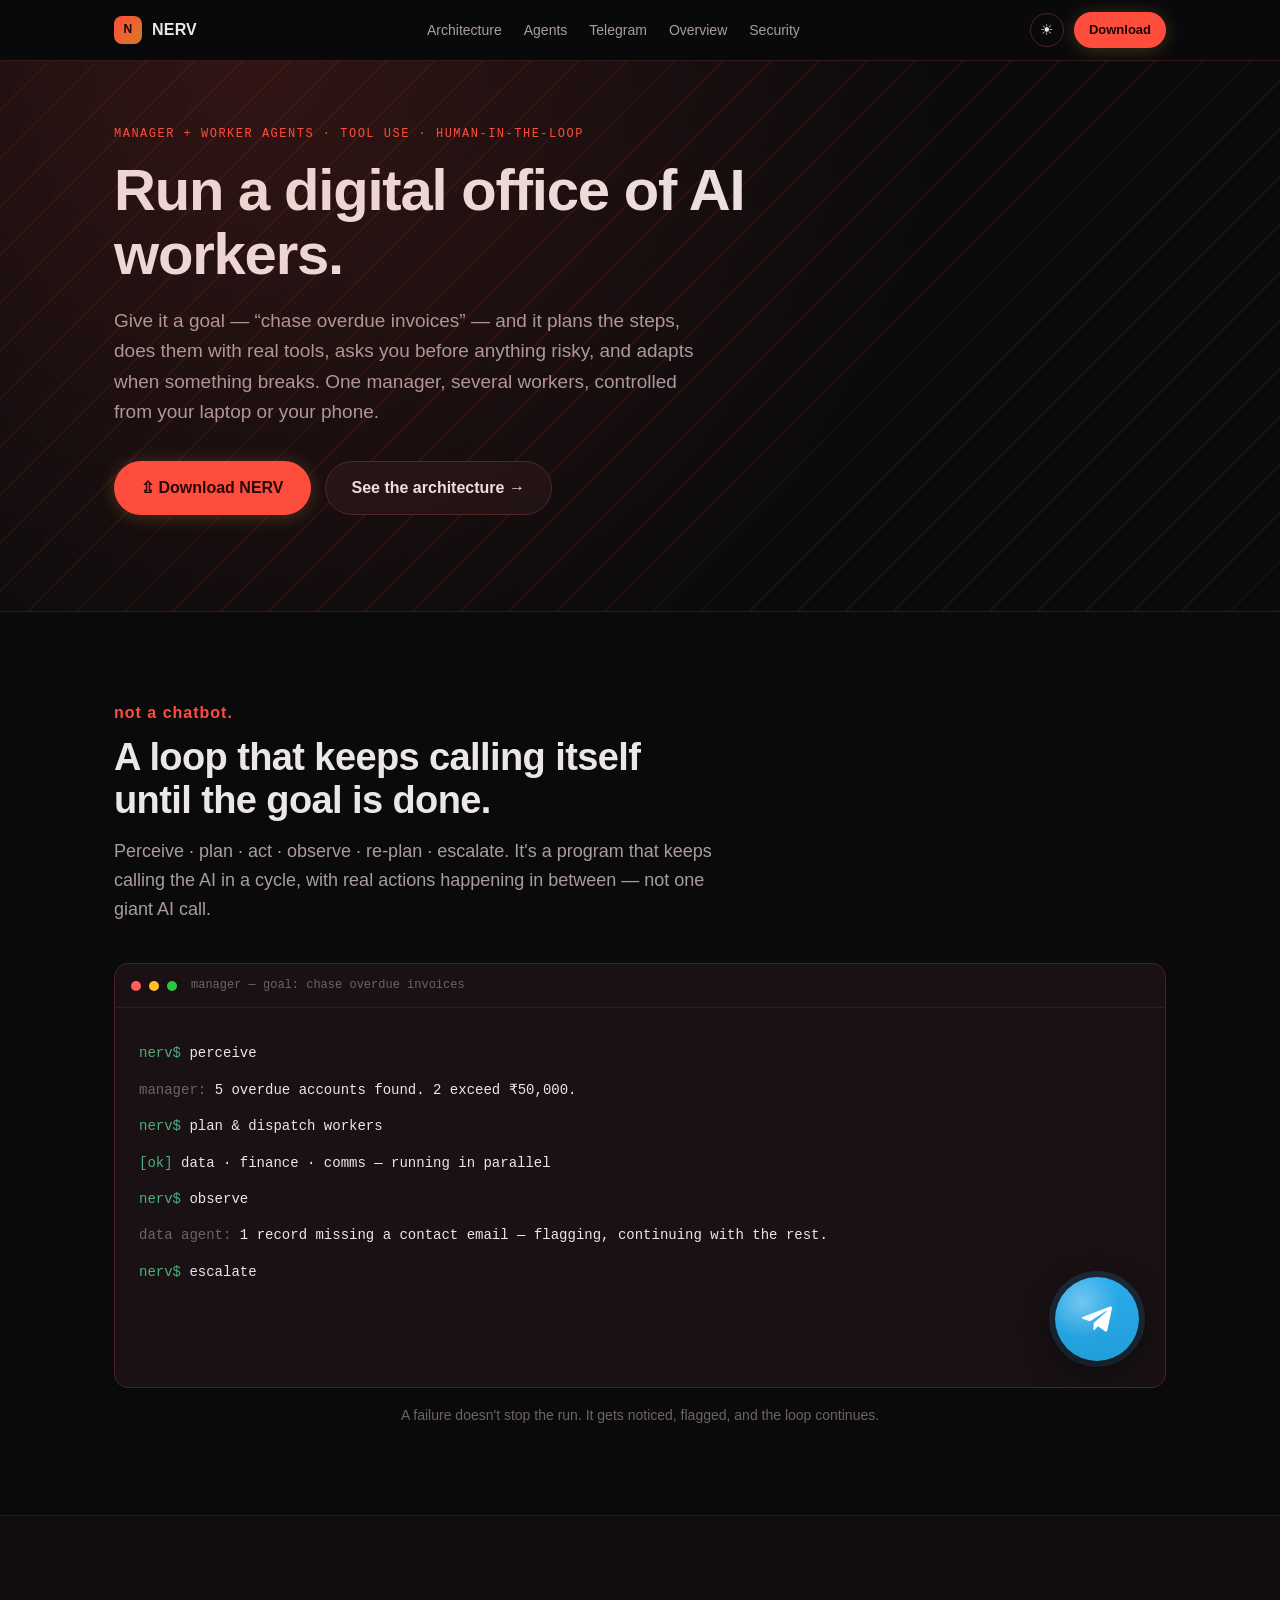
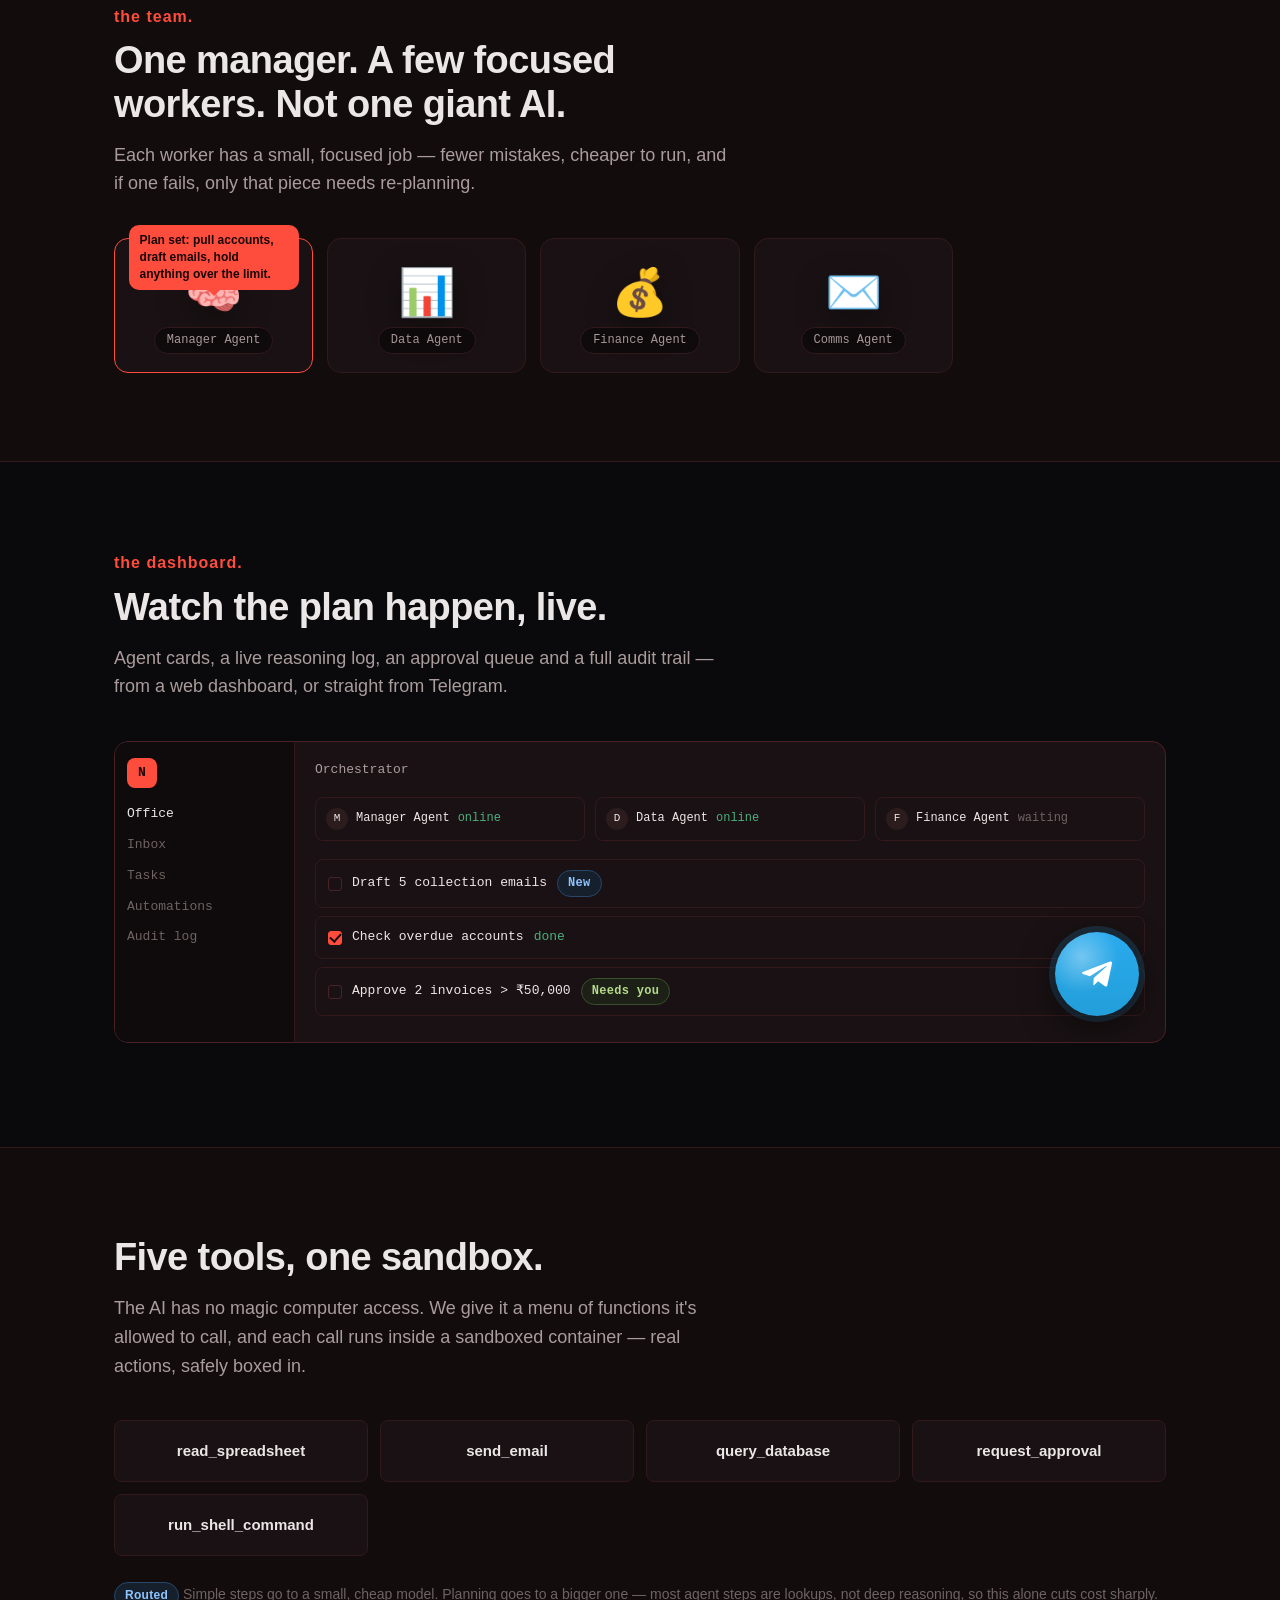
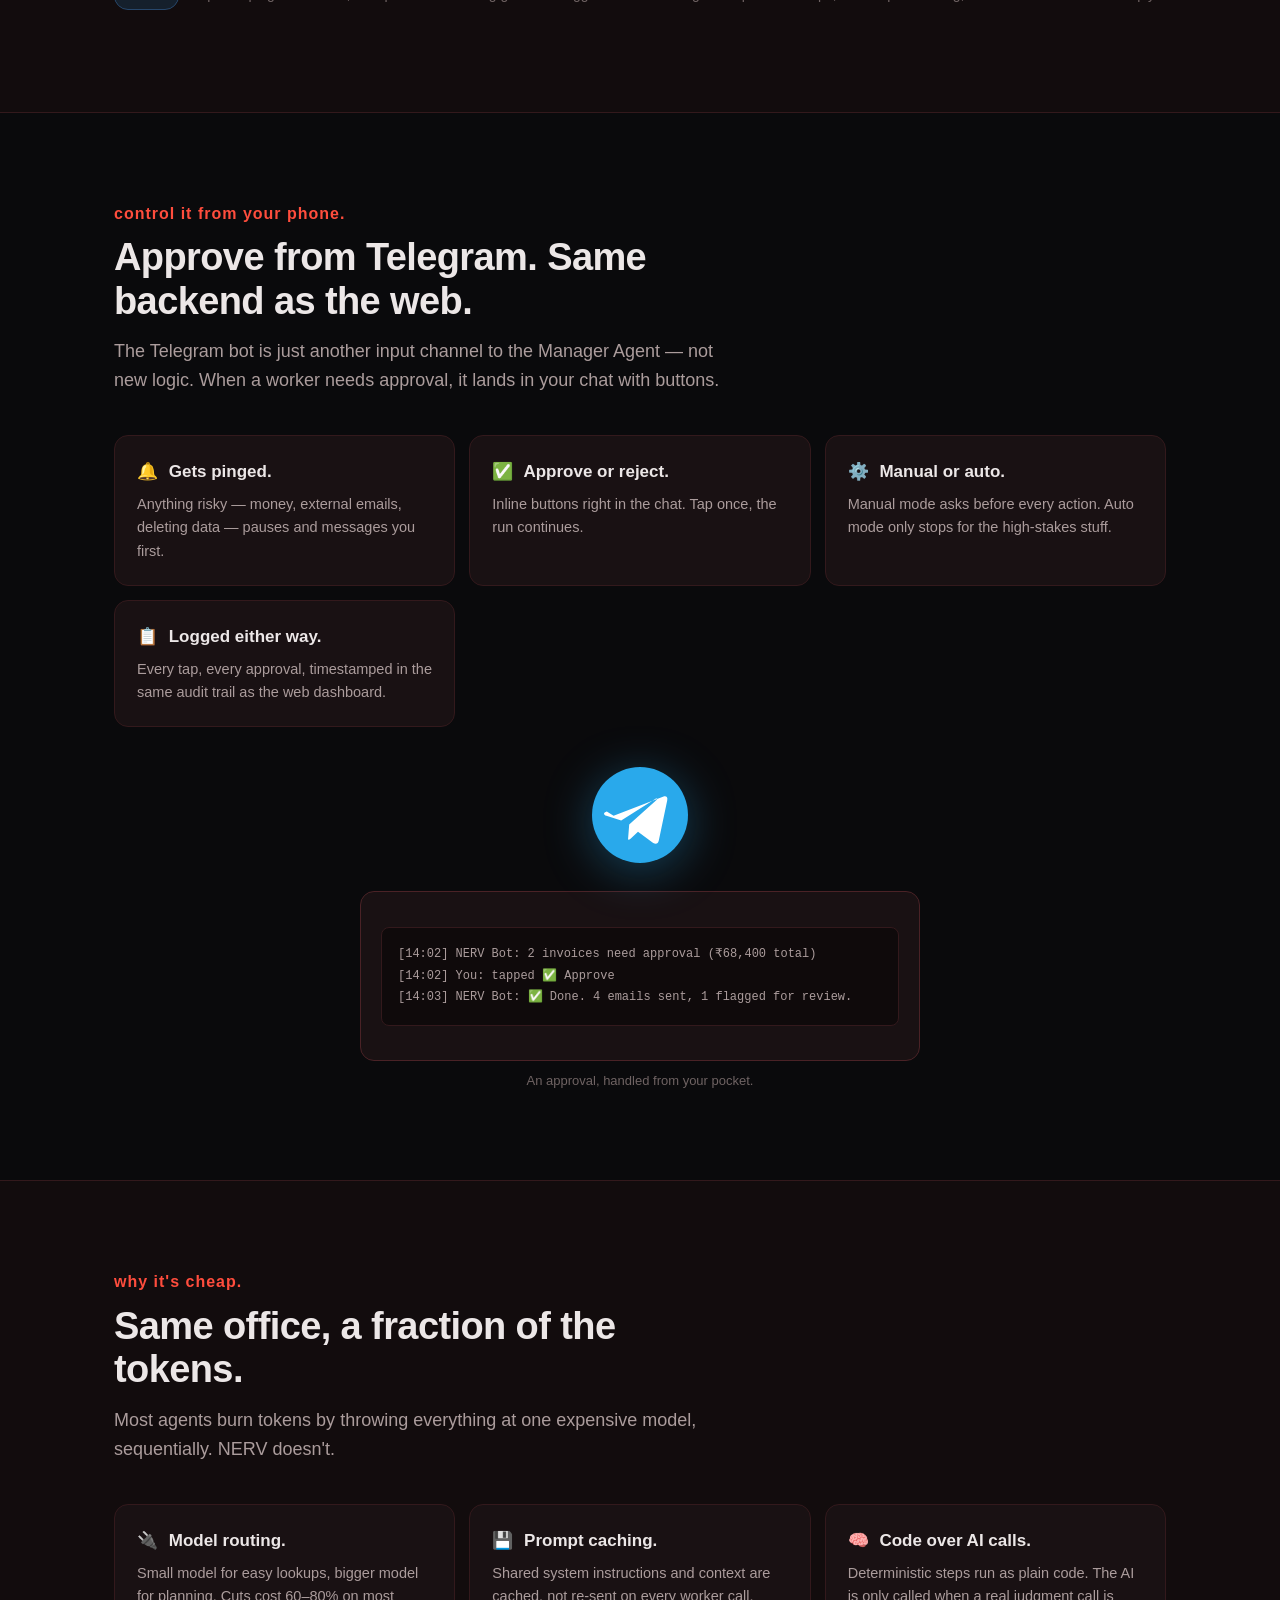
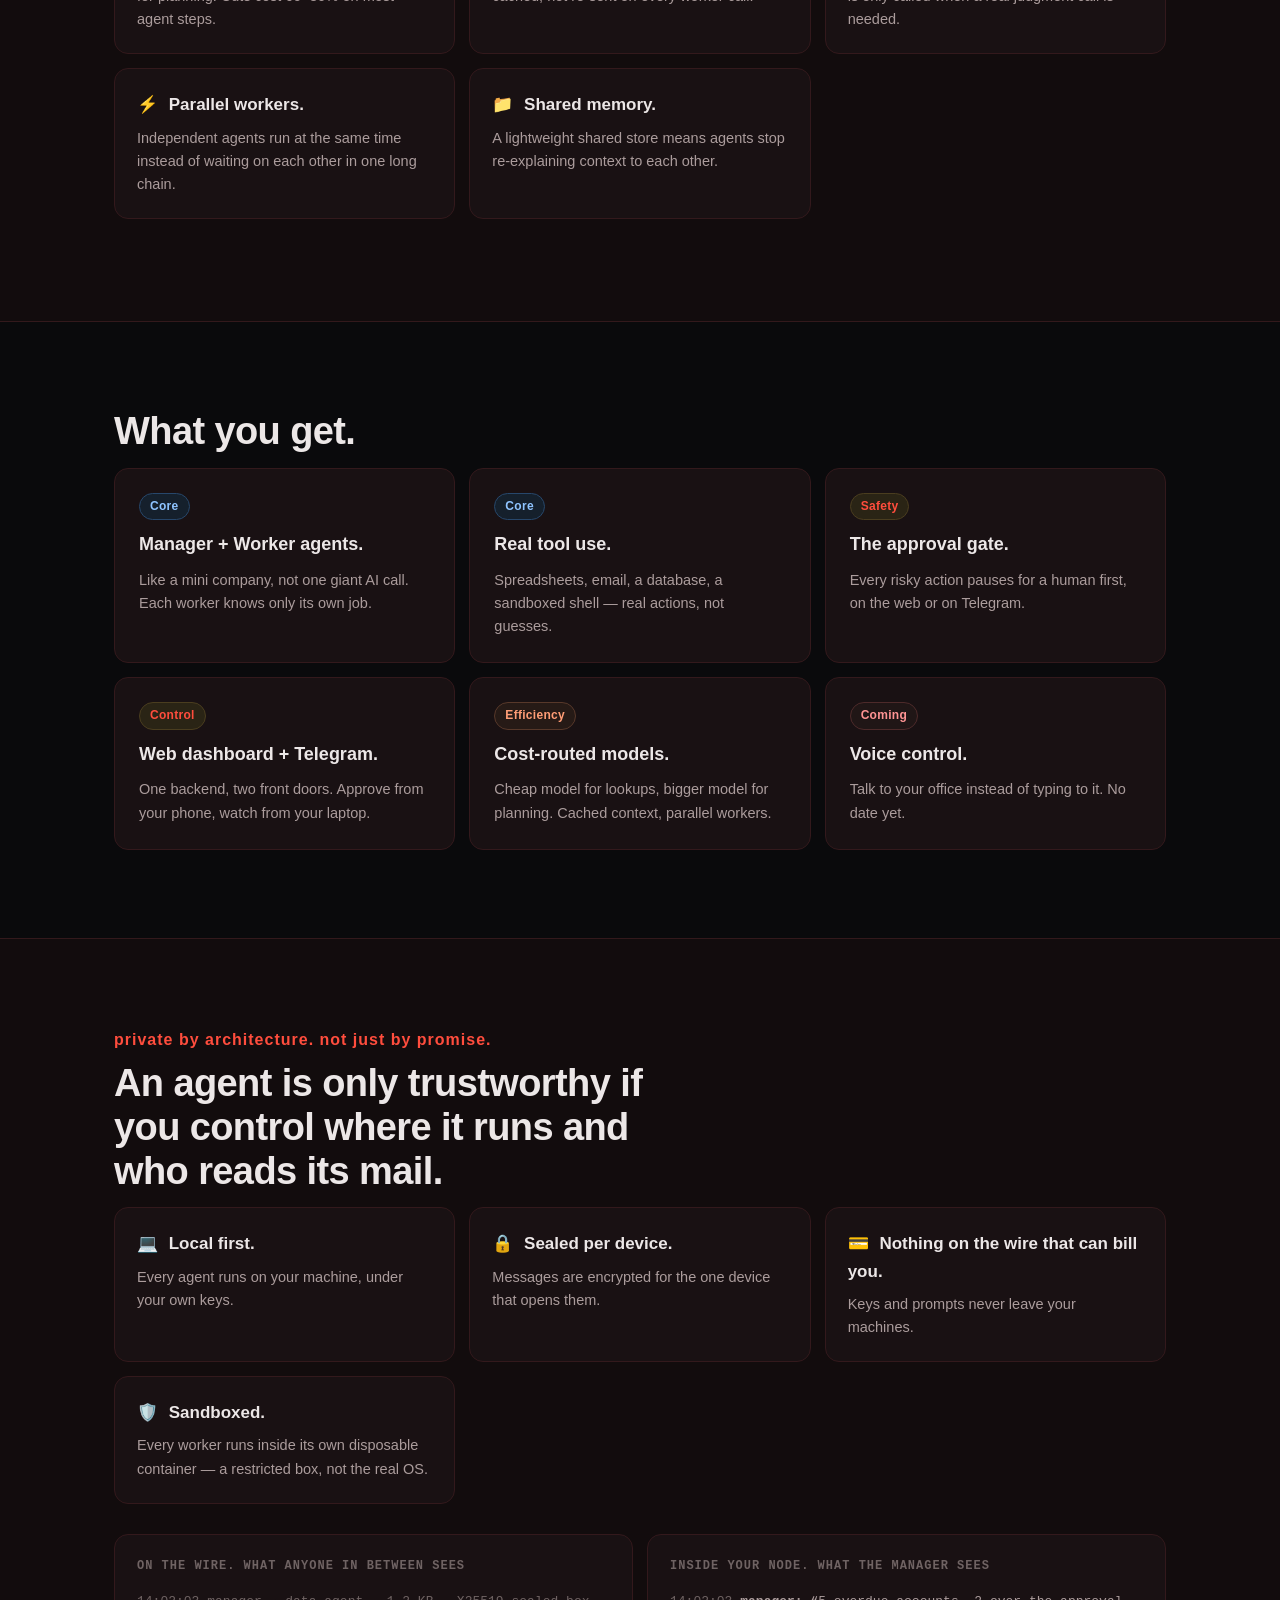
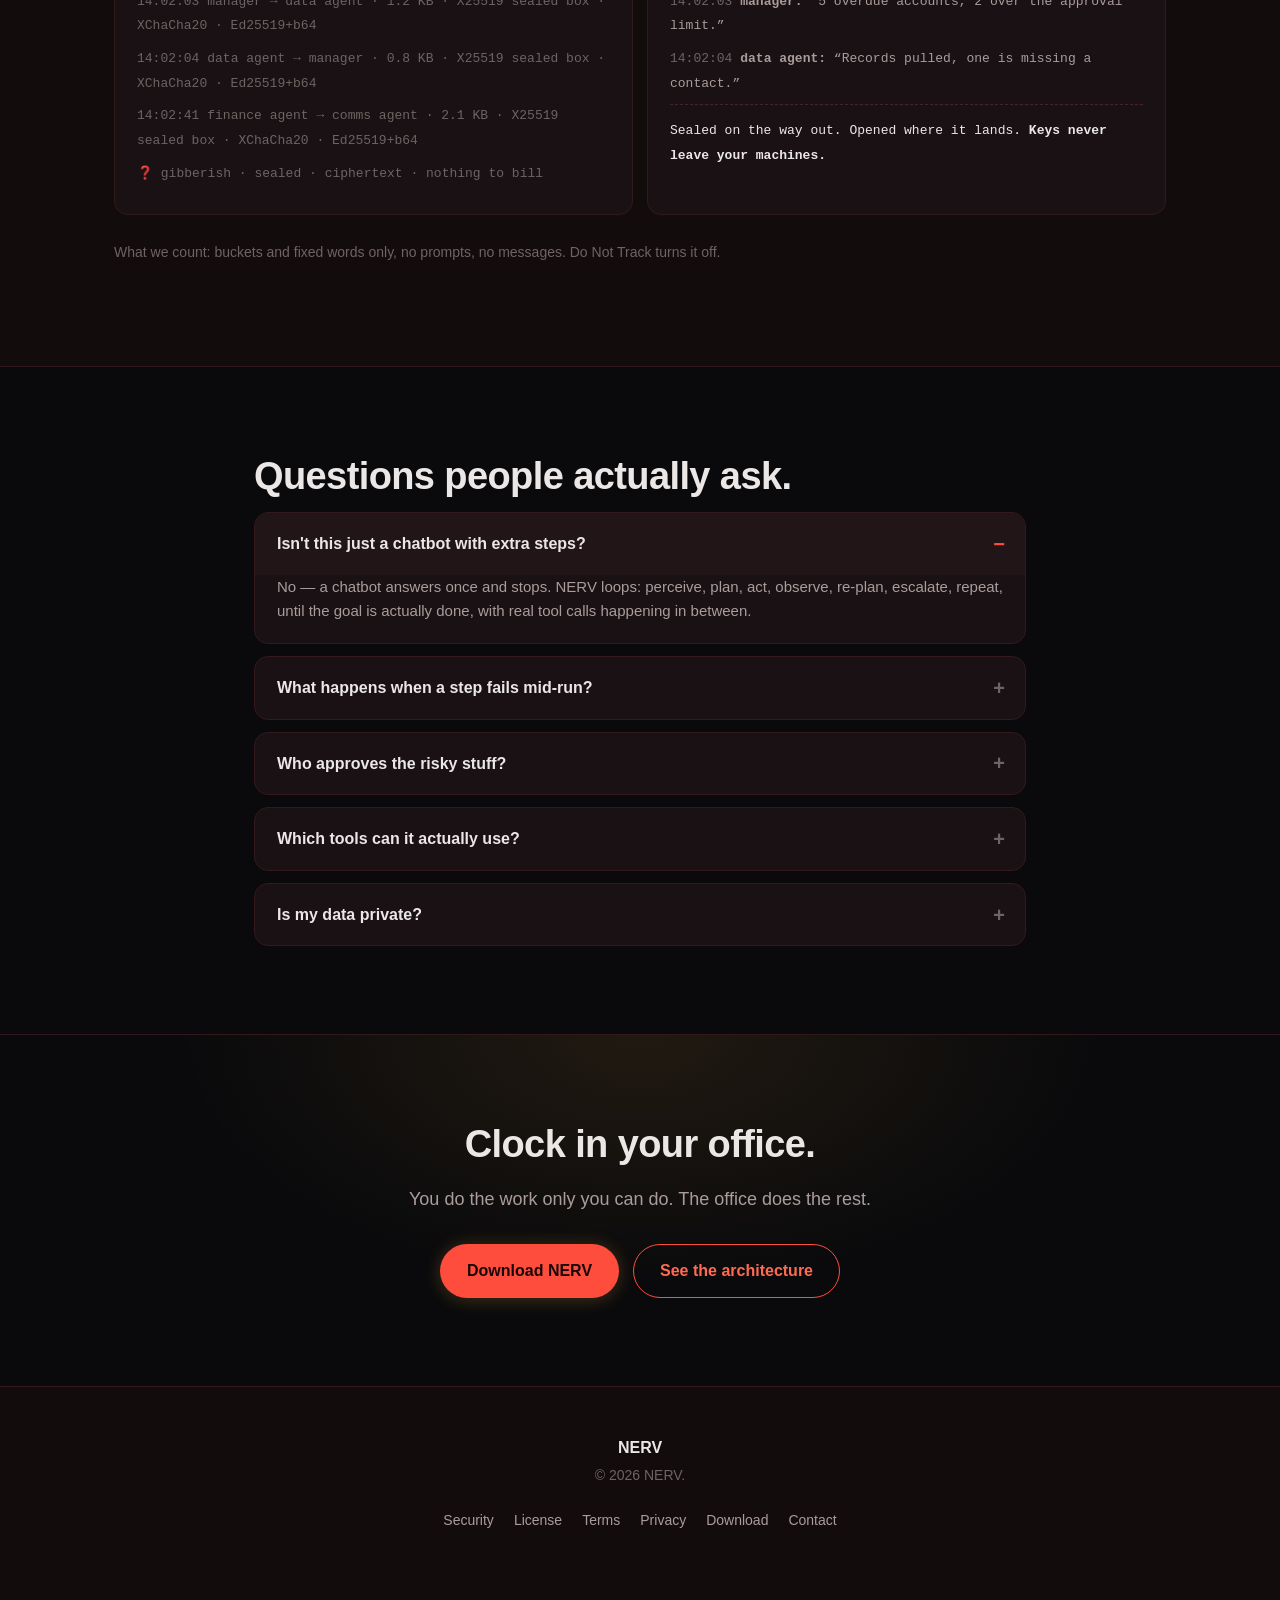
<file: index.html>
<!DOCTYPE html>
<html lang="en">
<head>
  <meta charset="UTF-8">
  <meta name="viewport" content="width=device-width, initial-scale=1.0">
  <title>NERV · Run a digital office of AI workers</title>
  <meta name="description" content="NERV plans, acts and asks for approval — a Manager Agent and its Worker Agents doing real business tasks through real tools, controlled from a web dashboard or Telegram.">
  <link rel="stylesheet" href="styles.css">
</head>
<body>
  <header class="site-header">
    <div class="container nav-row">
      <a class="brand" href="#top">
        <span class="brand-mark" aria-hidden="true">N</span>
        <span>NERV</span>
      </a>
      <nav class="nav-links" id="main-nav">
        <a href="#loop">Architecture</a>
        <a href="#team">Agents</a>
        <a href="#telegram">Telegram</a>
        <a href="#overview">Overview</a>
        <a href="#security">Security</a>
      </nav>
      <div class="nav-actions">
        <button class="theme-toggle" id="theme-toggle" aria-label="Toggle light and dark theme" title="Toggle theme"></button>
        <a class="btn btn-primary btn-sm" href="download.html">Download</a>
      </div>
      <button class="nav-toggle" id="nav-toggle" aria-label="Toggle menu" aria-expanded="false">
        <span></span><span></span><span></span>
      </button>
    </div>
  </header>

  <main id="top">

    <!-- Hero -->
    <section class="hero hero-nerv">
      <div class="container">
        <p class="hero-tag">MANAGER + WORKER AGENTS &middot; TOOL USE &middot; HUMAN-IN-THE-LOOP</p>
        <h1>Run a digital office of AI workers.</h1>
        <p class="hero-sub">Give it a goal — &ldquo;chase overdue invoices&rdquo; — and it plans the steps, does them with real tools, asks you before anything risky, and adapts when something breaks. One manager, several workers, controlled from your laptop or your phone.</p>
        <div class="hero-ctas">
          <a class="btn btn-primary btn-lg" href="download.html">&#8683; Download NERV</a>
          <a class="btn btn-secondary btn-lg" href="#loop">See the architecture &rarr;</a>
        </div>
      </div>
    </section>

    <!-- The agent loop -->
    <section class="section" id="loop">
      <div class="container">
        <p class="section-eyebrow">Not a chatbot.</p>
        <h2>A loop that keeps calling itself until the goal is done.</h2>
        <p class="section-lead">Perceive &middot; plan &middot; act &middot; observe &middot; re-plan &middot; escalate. It's a program that keeps calling the AI in a cycle, with real actions happening in between — not one giant AI call.</p>
        <div class="media-frame classic-frame">
          <div class="terminal-window">
            <div class="terminal-bar">
              <span class="dot"></span><span class="dot"></span><span class="dot"></span>
              <span class="terminal-title">manager &mdash; goal: chase overdue invoices</span>
            </div>
            <div class="terminal-body">
              <p><span class="prompt">nerv$</span> perceive</p>
              <p><span class="dim">manager:&nbsp;</span>5 overdue accounts found. 2 exceed &#8377;50,000.</p>
              <p><span class="prompt">nerv$</span> plan &amp; dispatch workers</p>
              <p><span class="ok">[ok]</span> data &middot; finance &middot; comms &mdash; running in parallel</p>
              <p><span class="prompt">nerv$</span> observe</p>
              <p><span class="dim">data agent:&nbsp;</span>1 record missing a contact email &mdash; flagging, continuing with the rest.</p>
              <p><span class="prompt">nerv$</span> escalate</p>
              <div class="tg-bot"></div>
            </div>
          </div>
        </div>
        <p class="media-caption">A failure doesn't stop the run. It gets noticed, flagged, and the loop continues.</p>
      </div>
    </section>

    <!-- Team structure -->
    <section class="section section-alt" id="team">
      <div class="container">
        <p class="section-eyebrow">The team.</p>
        <h2>One manager. A few focused workers. Not one giant AI.</h2>
        <p class="section-lead">Each worker has a small, focused job — fewer mistakes, cheaper to run, and if one fails, only that piece needs re-planning.</p>
        <div class="chibi-floor" id="chibi-floor">
          <div class="chibi" data-name="manager">
            <span class="chibi-bubble"></span>
            <span class="chibi-emoji" aria-hidden="true">&#129504;</span>
            <span class="chibi-tag">Manager Agent</span>
          </div>
          <div class="chibi" data-name="data">
            <span class="chibi-bubble"></span>
            <span class="chibi-emoji" aria-hidden="true">&#128202;</span>
            <span class="chibi-tag">Data Agent</span>
          </div>
          <div class="chibi" data-name="finance">
            <span class="chibi-bubble"></span>
            <span class="chibi-emoji" aria-hidden="true">&#128176;</span>
            <span class="chibi-tag">Finance Agent</span>
          </div>
          <div class="chibi" data-name="comms">
            <span class="chibi-bubble"></span>
            <span class="chibi-emoji" aria-hidden="true">&#9993;&#65039;</span>
            <span class="chibi-tag">Comms Agent</span>
          </div>
        </div>
      </div>
    </section>

    <!-- Dashboard -->
    <section class="section" id="dashboard">
      <div class="container">
        <p class="section-eyebrow">The dashboard.</p>
        <h2>Watch the plan happen, live.</h2>
        <p class="section-lead">Agent cards, a live reasoning log, an approval queue and a full audit trail — from a web dashboard, or straight from Telegram.</p>
        <div class="media-frame pro-frame">
          <div class="app-window">
            <aside class="app-sidebar">
              <div class="app-logo">N</div>
              <div class="app-nav"><span class="active">Office</span><span>Inbox</span><span>Tasks</span><span>Automations</span><span>Audit log</span></div>
            </aside>
            <div class="app-main">
              <div class="app-head">Orchestrator</div>
              <div class="agent-cards">
                <div class="agent-card"><span class="agent-avatar">M</span><span>Manager Agent</span><span class="ok">online</span></div>
                <div class="agent-card"><span class="agent-avatar">D</span><span>Data Agent</span><span class="ok">online</span></div>
                <div class="agent-card"><span class="agent-avatar">F</span><span>Finance Agent</span><span class="dim">waiting</span></div>
              </div>
              <div class="app-tasks">
                <div class="task"><span class="task-box"></span> Draft 5 collection emails <span class="pill pill-new">New</span></div>
                <div class="task"><span class="task-box checked"></span> Check overdue accounts <span class="ok">done</span></div>
                <div class="task"><span class="task-box"></span> Approve 2 invoices &gt; &#8377;50,000 <span class="pill pill-soon">Needs you</span></div>
              </div>
            </div>
            <div class="tg-bot"></div>
          </div>
        </div>
      </div>
    </section>

    <!-- Tools -->
    <section class="section section-alt" id="tools">
      <div class="container">
        <h2>Five tools, one sandbox.</h2>
        <p class="section-lead">The AI has no magic computer access. We give it a menu of functions it's allowed to call, and each call runs inside a sandboxed container — real actions, safely boxed in.</p>
        <div class="provider-grid">
          <span class="provider">read_spreadsheet</span>
          <span class="provider">send_email</span>
          <span class="provider">query_database</span>
          <span class="provider">request_approval</span>
          <span class="provider">run_shell_command</span>
        </div>
        <p class="section-note"><span class="pill pill-new">Routed</span> Simple steps go to a small, cheap model. Planning goes to a bigger one — most agent steps are lookups, not deep reasoning, so this alone cuts cost sharply.</p>
      </div>
    </section>

    <!-- Telegram -->
    <section class="section" id="telegram">
      <div class="container">
        <p class="section-eyebrow">Control it from your phone.</p>
        <h2>Approve from Telegram. Same backend as the web.</h2>
        <p class="section-lead">The Telegram bot is just another input channel to the Manager Agent — not new logic. When a worker needs approval, it lands in your chat with buttons.</p>
        <div class="feature-grid">
          <div class="feature-card">
            <h3><span class="feature-icon">&#128276;</span> Gets pinged.</h3>
            <p>Anything risky — money, external emails, deleting data — pauses and messages you first.</p>
          </div>
          <div class="feature-card">
            <h3><span class="feature-icon">&#9989;</span> Approve or reject.</h3>
            <p>Inline buttons right in the chat. Tap once, the run continues.</p>
          </div>
          <div class="feature-card">
            <h3><span class="feature-icon">&#9881;&#65039;</span> Manual or auto.</h3>
            <p>Manual mode asks before every action. Auto mode only stops for the high-stakes stuff.</p>
          </div>
          <div class="feature-card">
            <h3><span class="feature-icon">&#128203;</span> Logged either way.</h3>
            <p>Every tap, every approval, timestamped in the same audit trail as the web dashboard.</p>
          </div>
        </div>

        <div class="tg-hero">
          <div class="tg-logo" aria-hidden="true">
            <svg viewBox="0 0 240 240" xmlns="http://www.w3.org/2000/svg">
              <circle cx="120" cy="120" r="120" fill="#29a9eb"/>
              <path d="M54 122l125-48c6-2 11 1 9 10l-21 100c-2 8-7 10-14 6l-38-28-18 17c-2 2-4 3-7 3l3-38 69-62c3-3-1-4-4-2l-85 54-37-12c-8-3-8-8 1-11z" fill="#fff"/>
            </svg>
          </div>
        </div>

        <div class="shot-grid shot-grid-single">
          <figure>
            <div class="media-frame shot"><div class="shot-transcript">[14:02] NERV Bot: 2 invoices need approval (&#8377;68,400 total)<br>[14:02] You: tapped &#9989; Approve<br>[14:03] NERV Bot: &#9989; Done. 4 emails sent, 1 flagged for review.</div></div>
            <figcaption>An approval, handled from your pocket.</figcaption>
          </figure>
        </div>
      </div>
    </section>

    <!-- Cost edge -->
    <section class="section section-alt" id="edge">
      <div class="container">
        <p class="section-eyebrow">Why it's cheap.</p>
        <h2>Same office, a fraction of the tokens.</h2>
        <p class="section-lead">Most agents burn tokens by throwing everything at one expensive model, sequentially. NERV doesn't.</p>
        <div class="feature-grid">
          <div class="feature-card">
            <h3><span class="feature-icon">&#128268;</span> Model routing.</h3>
            <p>Small model for easy lookups, bigger model for planning. Cuts cost 60&ndash;80% on most agent steps.</p>
          </div>
          <div class="feature-card">
            <h3><span class="feature-icon">&#128190;</span> Prompt caching.</h3>
            <p>Shared system instructions and context are cached, not re-sent on every worker call.</p>
          </div>
          <div class="feature-card">
            <h3><span class="feature-icon">&#129504;</span> Code over AI calls.</h3>
            <p>Deterministic steps run as plain code. The AI is only called when a real judgment call is needed.</p>
          </div>
          <div class="feature-card">
            <h3><span class="feature-icon">&#9889;</span> Parallel workers.</h3>
            <p>Independent agents run at the same time instead of waiting on each other in one long chain.</p>
          </div>
          <div class="feature-card">
            <h3><span class="feature-icon">&#128193;</span> Shared memory.</h3>
            <p>A lightweight shared store means agents stop re-explaining context to each other.</p>
          </div>
        </div>
      </div>
    </section>

    <!-- What you get -->
    <section class="section" id="overview">
      <div class="container">
        <h2>What you get.</h2>
        <div class="matrix-grid">
          <div class="matrix-card">
            <span class="pill pill-free">Core</span>
            <h3>Manager + Worker agents.</h3>
            <p>Like a mini company, not one giant AI call. Each worker knows only its own job.</p>
          </div>
          <div class="matrix-card">
            <span class="pill pill-free">Core</span>
            <h3>Real tool use.</h3>
            <p>Spreadsheets, email, a database, a sandboxed shell &mdash; real actions, not guesses.</p>
          </div>
          <div class="matrix-card">
            <span class="pill pill-pro">Safety</span>
            <h3>The approval gate.</h3>
            <p>Every risky action pauses for a human first, on the web or on Telegram.</p>
          </div>
          <div class="matrix-card">
            <span class="pill pill-pro">Control</span>
            <h3>Web dashboard + Telegram.</h3>
            <p>One backend, two front doors. Approve from your phone, watch from your laptop.</p>
          </div>
          <div class="matrix-card">
            <span class="pill pill-teams">Efficiency</span>
            <h3>Cost-routed models.</h3>
            <p>Cheap model for lookups, bigger model for planning. Cached context, parallel workers.</p>
          </div>
          <div class="matrix-card">
            <span class="pill pill-coming">Coming</span>
            <h3>Voice control.</h3>
            <p>Talk to your office instead of typing to it. No date yet.</p>
          </div>
        </div>
      </div>
    </section>

    <!-- Security -->
    <section class="section section-alt" id="security">
      <div class="container">
        <p class="section-eyebrow">Private by architecture. Not just by promise.</p>
        <h2>An agent is only trustworthy if you control where it runs and who reads its mail.</h2>
        <div class="feature-grid security-grid">
          <div class="feature-card">
            <h3><span class="feature-icon">&#128187;</span> Local first.</h3>
            <p>Every agent runs on your machine, under your own keys.</p>
          </div>
          <div class="feature-card">
            <h3><span class="feature-icon">&#128274;</span> Sealed per device.</h3>
            <p>Messages are encrypted for the one device that opens them.</p>
          </div>
          <div class="feature-card">
            <h3><span class="feature-icon">&#128179;</span> Nothing on the wire that can bill you.</h3>
            <p>Keys and prompts never leave your machines.</p>
          </div>
          <div class="feature-card">
            <h3><span class="feature-icon">&#128737;&#65039;</span> Sandboxed.</h3>
            <p>Every worker runs inside its own disposable container &mdash; a restricted box, not the real OS.</p>
          </div>
        </div>

        <div class="wire-demo">
          <div class="wire-panel wire-off">
            <h4>ON THE WIRE. WHAT ANYONE IN BETWEEN SEES</h4>
            <p><span class="t">14:02:03</span> manager &rarr; data agent &middot; 1.2 KB &middot; X25519 sealed box &middot; XChaCha20 &middot; Ed25519+b64</p>
            <p><span class="t">14:02:04</span> data agent &rarr; manager &middot; 0.8 KB &middot; X25519 sealed box &middot; XChaCha20 &middot; Ed25519+b64</p>
            <p><span class="t">14:02:41</span> finance agent &rarr; comms agent &middot; 2.1 KB &middot; X25519 sealed box &middot; XChaCha20 &middot; Ed25519+b64</p>
            <p class="dim">&#10067; gibberish &middot; sealed &middot; ciphertext &middot; nothing to bill</p>
          </div>
          <div class="wire-panel wire-in">
            <h4>INSIDE YOUR NODE. WHAT THE MANAGER SEES</h4>
            <p><span class="t">14:02:03</span> <strong>manager:</strong> &ldquo;5 overdue accounts, 2 over the approval limit.&rdquo;</p>
            <p><span class="t">14:02:04</span> <strong>data agent:</strong> &ldquo;Records pulled, one is missing a contact.&rdquo;</p>
            <p class="takeaway">Sealed on the way out. Opened where it lands. <strong>Keys never leave your machines.</strong></p>
          </div>
        </div>

        <p class="section-note">What we count: buckets and fixed words only, no prompts, no messages. Do Not Track turns it off.</p>
      </div>
    </section>

    <!-- FAQ -->
    <section class="section" id="faq">
      <div class="container container-narrow">
        <h2>Questions people actually ask.</h2>
        <div class="faq-list">
          <details class="faq-item" open>
            <summary>Isn't this just a chatbot with extra steps?</summary>
            <div class="faq-body"><p>No &mdash; a chatbot answers once and stops. NERV loops: perceive, plan, act, observe, re-plan, escalate, repeat, until the goal is actually done, with real tool calls happening in between.</p></div>
          </details>
          <details class="faq-item">
            <summary>What happens when a step fails mid-run?</summary>
            <div class="faq-body"><p>The Manager Agent notices, decides whether to skip, retry, or flag it for you, and continues with the rest of the plan instead of stopping the whole run.</p></div>
          </details>
          <details class="faq-item">
            <summary>Who approves the risky stuff?</summary>
            <div class="faq-body"><p>You do. In manual mode every action waits for a thumbs up; in auto mode only high-stakes actions &mdash; money, external emails, deleting data &mdash; pause for approval, on the web or on Telegram.</p></div>
          </details>
          <details class="faq-item">
            <summary>Which tools can it actually use?</summary>
            <div class="faq-body"><p>Five today: reading spreadsheets, sending email, querying a database, requesting approval, and running shell commands inside a sandboxed container. Nothing runs outside that box.</p></div>
          </details>
          <details class="faq-item">
            <summary>Is my data private?</summary>
            <div class="faq-body"><p>Local first. Messages between agents are sealed per device with X25519 sealed boxes and XChaCha20, signed with Ed25519. Keys never leave your machines.</p></div>
          </details>
        </div>
      </div>
    </section>

    <!-- Final CTA -->
    <section class="section cta-band">
      <div class="container">
        <h2>Clock in your office.</h2>
        <p>You do the work only you can do. The office does the rest.</p>
        <div class="hero-ctas">
          <a class="btn btn-primary btn-lg" href="download.html">Download NERV</a>
          <a class="btn btn-primary-outline btn-lg" href="#loop">See the architecture</a>
        </div>
      </div>
    </section>
  </main>

  <footer class="site-footer">
    <div class="container">
      <p class="footer-brand">NERV</p>
      <p class="footer-copy">&copy; 2026 NERV.</p>
      <div class="footer-links">
        <a href="#security">Security</a><a href="#">License</a><a href="#">Terms</a><a href="#">Privacy</a><a href="download.html">Download</a><a href="#">Contact</a>
      </div>
    </div>
  </footer>

  <script src="script.js"></script>
</body>
</html>
</file>
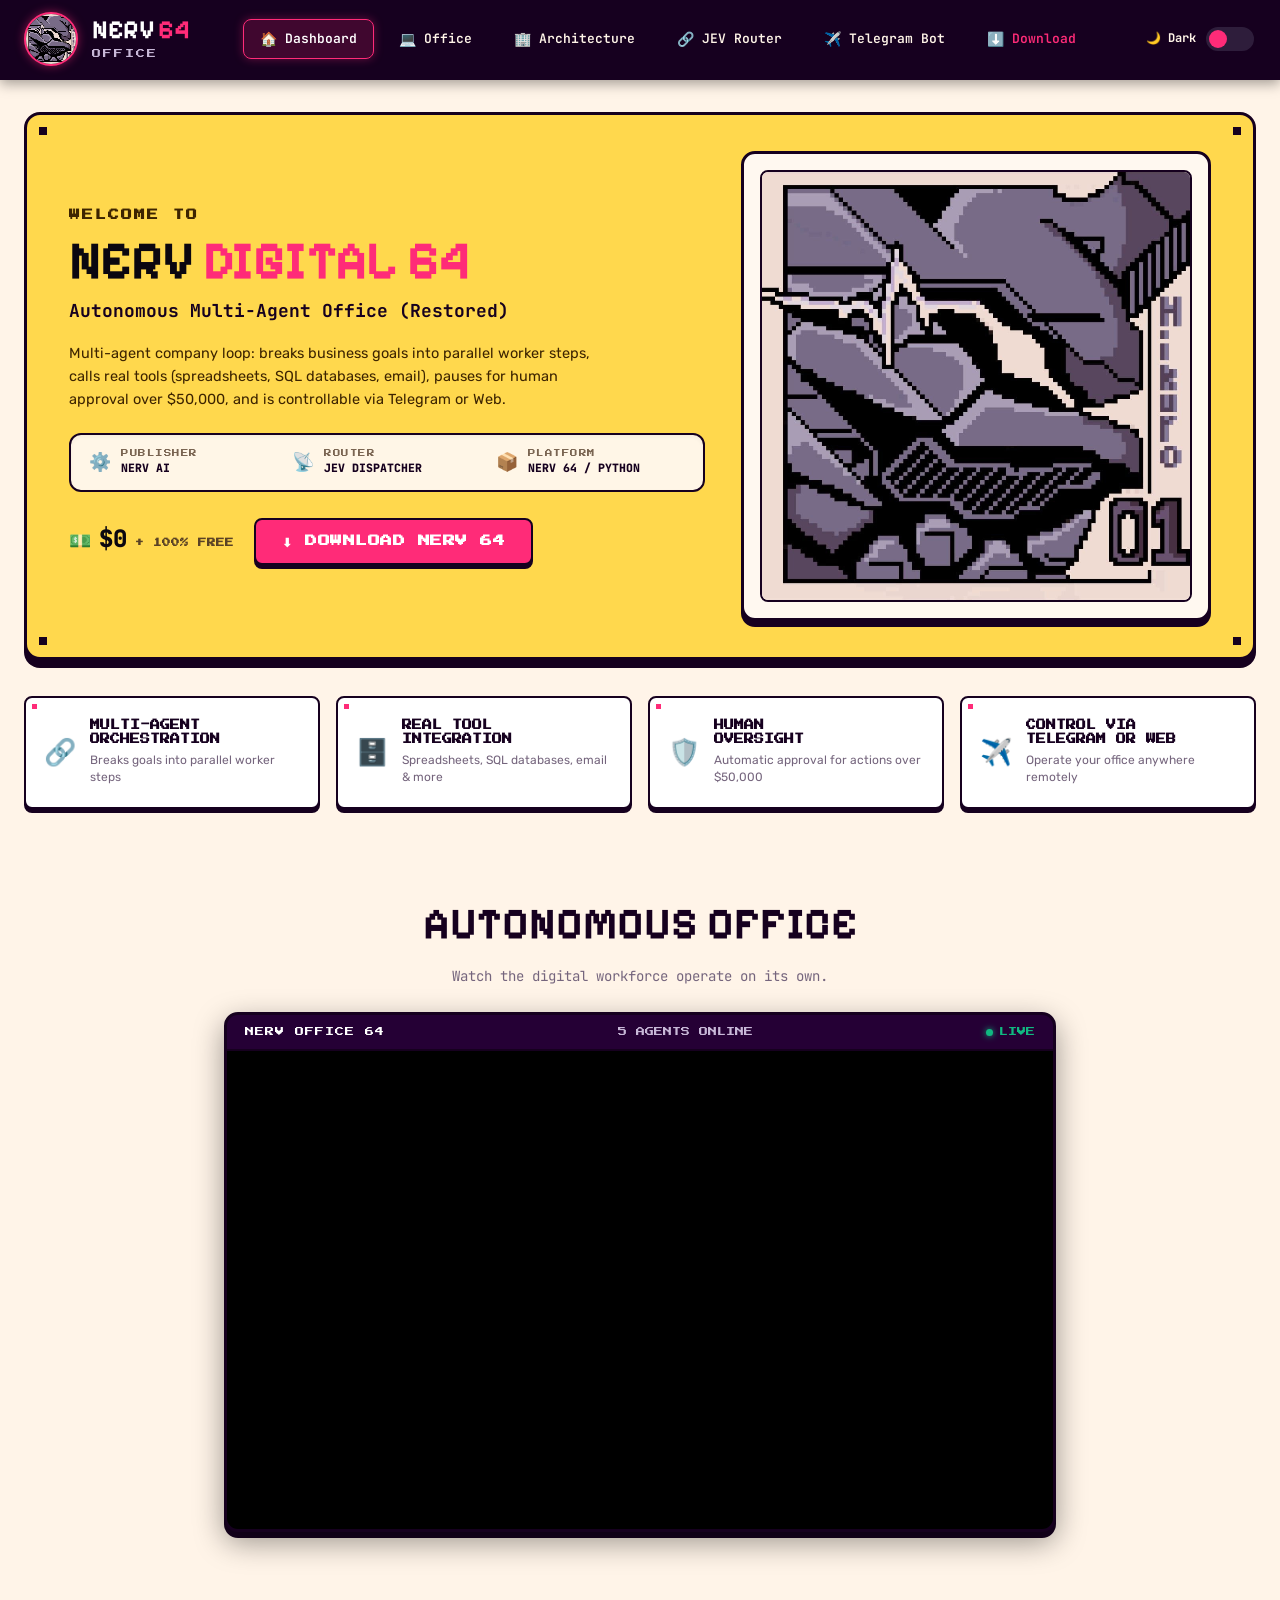
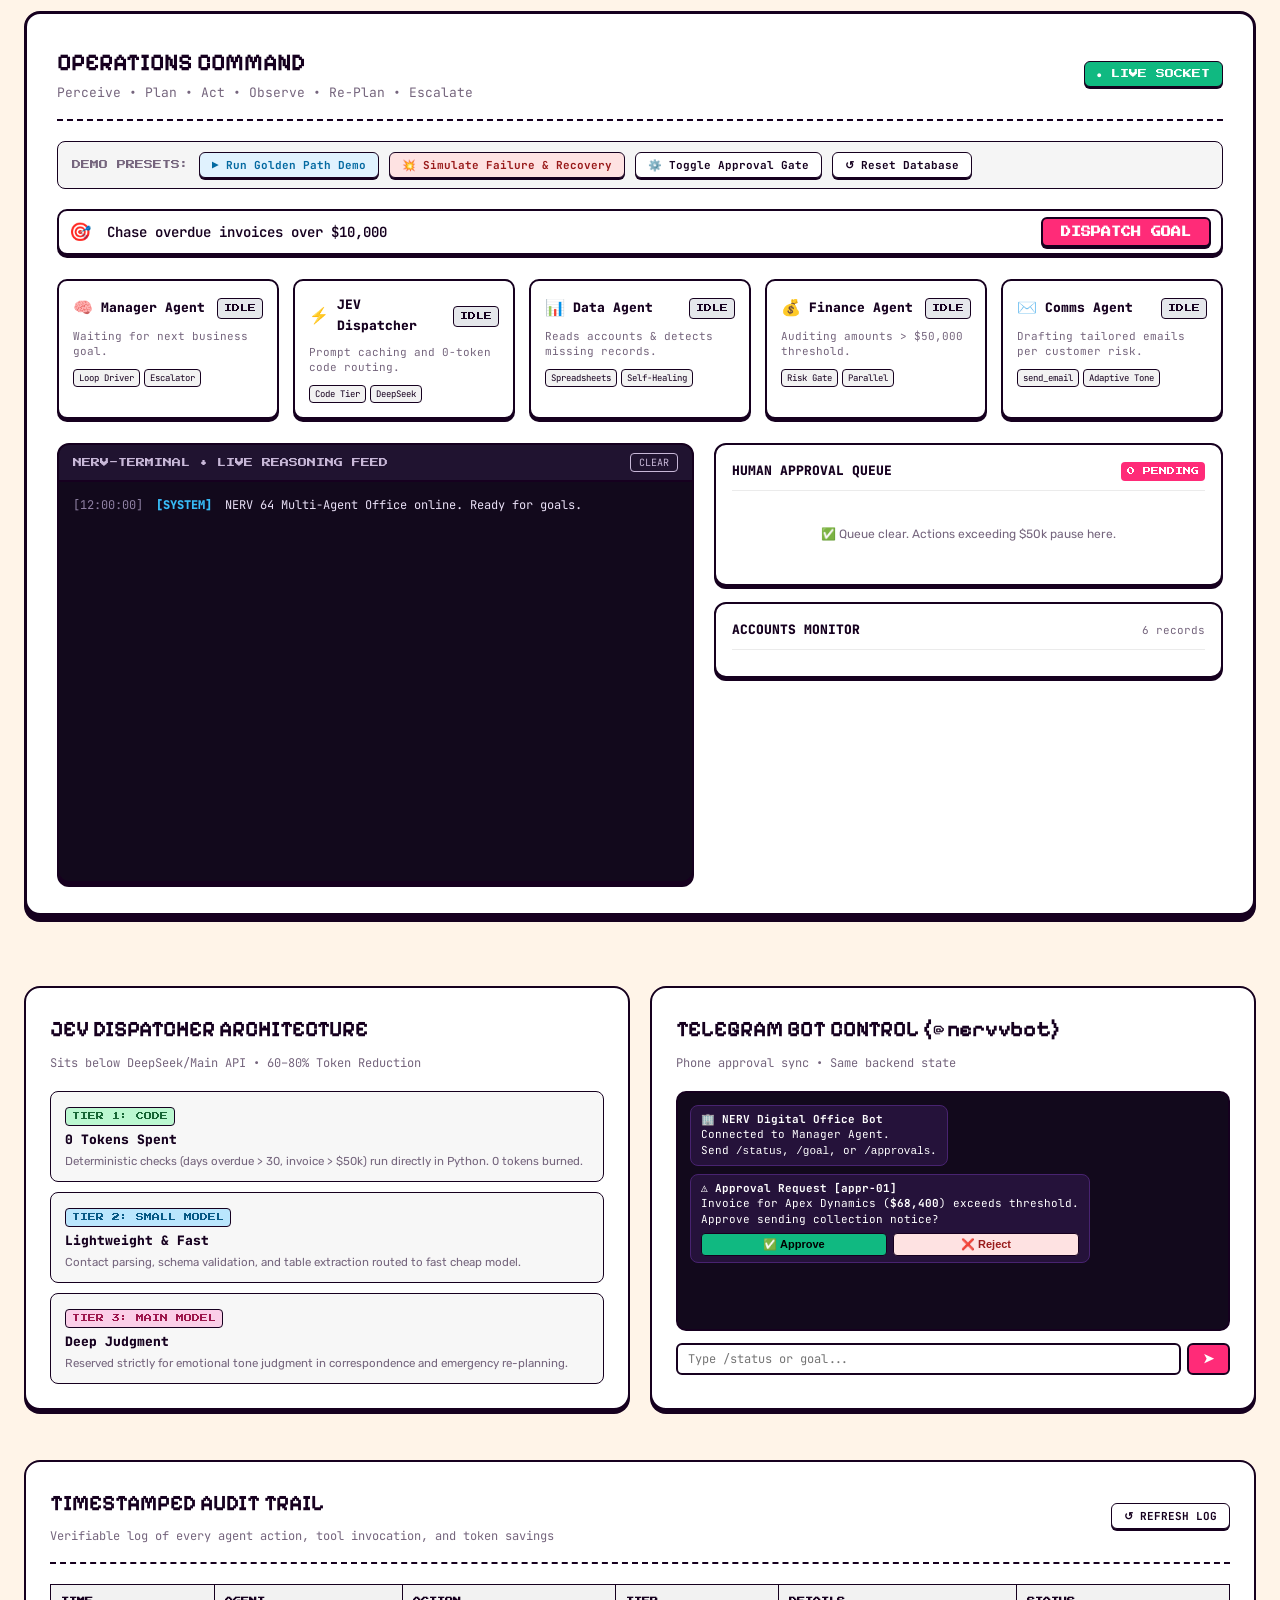
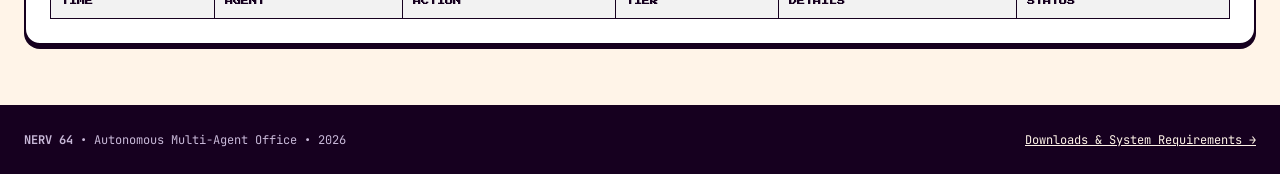
<file: docs/index.html>
<!DOCTYPE html>
<html lang="en">
<head>
  <meta charset="UTF-8">
  <meta name="viewport" content="width=device-width, initial-scale=1.0">
  <title>NERV 64 — Autonomous Multi-Agent Digital Office</title>
  <meta name="description" content="NERV 64 is an autonomous digital office of specialized AI agents coordinated by JEV Dispatcher and controlled via Telegram or Web.">
  <link rel="stylesheet" href="styles.css">
</head>
<body>

  <!-- Site Header (Deep Purple / Command Interface) -->
  <header class="site-header">
    <div class="container nav-container">
      <!-- Left: Circular NERV Emblem + Wordmark -->
      <a href="#top" class="brand-group">
        <div class="nerv-circle-emblem">
          <img src="assets/nerv-eva-art.png" alt="NERV 64 Logo">
        </div>
        <div class="brand-text-col">
          <span class="brand-name">NERV<span class="accent-64">64</span></span>
          <span class="brand-subtitle">OFFICE</span>
        </div>
      </a>

      <!-- Center: Desktop Navigation -->
      <nav class="header-nav">
        <a href="#dashboard" class="nav-item active"><span class="nav-icon">&#127968;</span> Dashboard</a>
        <a href="#office" class="nav-item"><span class="nav-icon">&#128187;</span> Office</a>
        <a href="#architecture" class="nav-item"><span class="nav-icon">&#127970;</span> Architecture</a>
        <a href="#jev" class="nav-item"><span class="nav-icon">&#128279;</span> JEV Router</a>
        <a href="#telegram" class="nav-item"><span class="nav-icon">&#9992;&#65039;</span> Telegram Bot</a>
        <a href="download.html" class="nav-item" style="color: var(--electric-pink);"><span class="nav-icon">&#11015;&#65039;</span> Download</a>
      </nav>

      <!-- Right: Dark Mode Toggle & Mobile Hamburger -->
      <div class="header-actions">
        <div class="theme-switch-wrapper">
          <span>&#127769; Dark</span>
          <label class="theme-switch" aria-label="Toggle Dark Mode">
            <input type="checkbox" id="theme-toggle-checkbox">
            <span class="theme-slider"></span>
          </label>
        </div>
        <button class="mobile-nav-toggle" id="mobile-toggle-btn" aria-label="Toggle Menu">&#9776;</button>
      </div>
    </div>

    <!-- Mobile Drawer Navigation -->
    <div class="mobile-drawer" id="mobile-drawer">
      <a href="#dashboard" class="nav-item active"><span class="nav-icon">&#127968;</span> Dashboard</a>
      <a href="#office" class="nav-item"><span class="nav-icon">&#128187;</span> Office</a>
      <a href="#architecture" class="nav-item"><span class="nav-icon">&#127970;</span> Architecture</a>
      <a href="#jev" class="nav-item"><span class="nav-icon">&#128279;</span> JEV Router</a>
      <a href="#telegram" class="nav-item"><span class="nav-icon">&#9992;&#65039;</span> Telegram Bot</a>
      <a href="download.html" class="nav-item" style="color: var(--electric-pink);"><span class="nav-icon">&#11015;&#65039;</span> Download</a>
    </div>
  </header>

  <main class="container" id="top">

    <!-- HERO SECTION (Centerpiece Golden 64 Panel) -->
    <section class="hero-section">
      <div class="hero-panel-card">
        <!-- Pixel Corner Notches -->
        <div class="hero-corner-decor hero-corner-tl"></div>
        <div class="hero-corner-decor hero-corner-tr"></div>
        <div class="hero-corner-decor hero-corner-bl"></div>
        <div class="hero-corner-decor hero-corner-br"></div>

        <div class="hero-grid">
          <!-- Left Column -->
          <div class="hero-content-col">
            <span class="hero-eyebrow">WELCOME TO</span>
            <h1 class="hero-main-title">
              NERV <span class="text-pink">DIGITAL 64</span>
            </h1>
            <p class="hero-subtitle">Autonomous Multi-Agent Office (Restored)</p>

            <p class="hero-description">
              Multi-agent company loop: breaks business goals into parallel worker steps, calls real tools (spreadsheets, SQL databases, email), pauses for human approval over $50,000, and is controllable via Telegram or Web.
            </p>

            <!-- Metadata Panel (Chips inside cream box) -->
            <div class="metadata-pill-panel">
              <div class="meta-item">
                <span class="meta-item-icon">&#9881;&#65039;</span>
                <div class="meta-item-text">
                  <span class="meta-item-label">PUBLISHER</span>
                  <span class="meta-item-value">NERV AI</span>
                </div>
              </div>

              <div class="meta-item">
                <span class="meta-item-icon">&#128225;</span>
                <div class="meta-item-text">
                  <span class="meta-item-label">ROUTER</span>
                  <span class="meta-item-value">JEV DISPATCHER</span>
                </div>
              </div>

              <div class="meta-item">
                <span class="meta-item-icon">&#128230;</span>
                <div class="meta-item-text">
                  <span class="meta-item-label">PLATFORM</span>
                  <span class="meta-item-value">NERV 64 / PYTHON</span>
                </div>
              </div>
            </div>

            <!-- Action Row: Budget & DOWNLOAD Button -->
            <div class="hero-action-row">
              <div class="budget-display-tag" title="100% Free & Open Source Digital Office">
                <span class="budget-icon-badge">&#128181;</span>
                <span class="budget-amount">$0</span>
                <span class="budget-label">+ 100% FREE</span>
              </div>

              <a href="download.html" class="btn-pixel-launch" id="hero-download-btn">
                <span>&#11015; DOWNLOAD NERV 64</span>
              </a>
            </div>
          </div>

          <!-- Right Column: Framed Pixel Art Display Panel -->
          <div class="hero-art-display-frame">
            <div class="art-container">
              <img src="assets/nerv-eva-art.png" alt="NERV Unit-01 Pixel Art">
            </div>
          </div>
        </div>
      </div>
    </section>

    <!-- FEATURE CARDS ROW (4 Cards directly matching mockup) -->
    <section class="feature-cards-section" id="architecture">
      <div class="features-grid-row">
        <!-- Card 1 -->
        <div class="pixel-feature-card">
          <div class="card-pixel-dot"></div>
          <div class="card-pixel-icon">&#128279;</div>
          <div class="card-content-wrap">
            <h4 class="card-heading">Multi-Agent<br>Orchestration</h4>
            <p class="card-body-text">Breaks goals into parallel worker steps</p>
          </div>
        </div>

        <!-- Card 2 -->
        <div class="pixel-feature-card">
          <div class="card-pixel-dot"></div>
          <div class="card-pixel-icon">&#128452;&#65039;</div>
          <div class="card-content-wrap">
            <h4 class="card-heading">Real Tool<br>Integration</h4>
            <p class="card-body-text">Spreadsheets, SQL databases, email &amp; more</p>
          </div>
        </div>

        <!-- Card 3 -->
        <div class="pixel-feature-card">
          <div class="card-pixel-dot"></div>
          <div class="card-pixel-icon">&#128737;&#65039;</div>
          <div class="card-content-wrap">
            <h4 class="card-heading">Human<br>Oversight</h4>
            <p class="card-body-text">Automatic approval for actions over $50,000</p>
          </div>
        </div>

        <!-- Card 4 -->
        <div class="pixel-feature-card">
          <div class="card-pixel-dot"></div>
          <div class="card-pixel-icon">&#9992;&#65039;</div>
          <div class="card-content-wrap">
            <h4 class="card-heading">Control via<br>Telegram or Web</h4>
            <p class="card-body-text">Operate your office anywhere remotely</p>
          </div>
        </div>
      </div>
    </section>

    <!-- LIVE AUTONOMOUS OFFICE SECTION (The Centerpiece Simulation) -->
    <section class="autonomous-office-section" id="office">
      <div class="office-section-header">
        <h2 class="office-section-title">AUTONOMOUS OFFICE</h2>
        <p class="office-section-sub">Watch the digital workforce operate on its own.</p>
      </div>

      <!-- Scroll-Driven Expansion Stage -->
      <div class="office-scroll-stage">
        <div class="live-office-frame" id="live-office-frame">
          <div class="office-frame-topbar">
            <span class="office-frame-title">NERV OFFICE 64</span>
            <span class="office-frame-agents">5 AGENTS ONLINE</span>
            <span class="office-live-badge">
              <span class="live-pulse-dot"></span> LIVE
            </span>
          </div>

          <div class="office-viewport-wrap">
            <video 
              src="assets/nerv-office-sim.mp4" 
              autoplay 
              loop 
              muted 
              playsinline 
              class="office-sim-video"
              title="NERV Autonomous Office Simulation">
            </video>
          </div>
        </div>
      </div>
    </section>

    <!-- LIVE OPERATIONS DASHBOARD -->
    <section class="dashboard-terminal-section" id="dashboard">
      <div class="terminal-panel-card">
        <div class="panel-header-row">
          <div>
            <h2 class="panel-header-title">OPERATIONS COMMAND</h2>
            <p style="font-family: var(--font-mono); font-size: 13px; color: var(--muted-purple);">
              Perceive &bull; Plan &bull; Act &bull; Observe &bull; Re-Plan &bull; Escalate
            </p>
          </div>
          <div class="panel-socket-badge" id="ws-status">&#9679; LIVE SOCKET</div>
        </div>

        <!-- Preset Controls Bar -->
        <div class="preset-bar-row">
          <span class="preset-bar-label">DEMO PRESETS:</span>
          <button class="btn-preset-chip primary" id="preset-golden">&#9654; Run Golden Path Demo</button>
          <button class="btn-preset-chip warn" id="preset-failure">&#128165; Simulate Failure &amp; Recovery</button>
          <button class="btn-preset-chip" id="preset-mode">&#9881;&#65039; Toggle Approval Gate</button>
          <button class="btn-preset-chip" id="preset-reset">&#8634; Reset Database</button>
        </div>

        <!-- Goal Input Box -->
        <div class="goal-input-box">
          <span style="font-size: 18px;">&#127919;</span>
          <input type="text" id="goal-input" value="Chase overdue invoices over $10,000" placeholder="Type a business goal for the office...">
          <button class="btn-dispatch" id="dispatch-goal-btn">DISPATCH GOAL</button>
        </div>

        <!-- 5 Agent Cards Matrix -->
        <div class="agent-cards-row">
          <!-- Manager -->
          <div class="pixel-agent-panel" id="card-manager">
            <div class="agent-top-line">
              <span class="agent-glyph">&#129504;</span>
              <span class="agent-title-text">Manager Agent</span>
              <span class="agent-badge-chip" id="badge-manager">IDLE</span>
            </div>
            <p class="agent-detail-text" id="desc-manager">Waiting for next business goal.</p>
            <div class="agent-tags-box">
              <span class="agent-tag">Loop Driver</span>
              <span class="agent-tag">Escalator</span>
            </div>
          </div>

          <!-- JEV -->
          <div class="pixel-agent-panel" id="card-jev">
            <div class="agent-top-line">
              <span class="agent-glyph">&#9889;</span>
              <span class="agent-title-text">JEV Dispatcher</span>
              <span class="agent-badge-chip" id="badge-jev">IDLE</span>
            </div>
            <p class="agent-detail-text" id="desc-jev">Prompt caching and 0-token code routing.</p>
            <div class="agent-tags-box">
              <span class="agent-tag">Code Tier</span>
              <span class="agent-tag">DeepSeek</span>
            </div>
          </div>

          <!-- Data -->
          <div class="pixel-agent-panel" id="card-data">
            <div class="agent-top-line">
              <span class="agent-glyph">&#128202;</span>
              <span class="agent-title-text">Data Agent</span>
              <span class="agent-badge-chip" id="badge-data">IDLE</span>
            </div>
            <p class="agent-detail-text" id="desc-data">Reads accounts &amp; detects missing records.</p>
            <div class="agent-tags-box">
              <span class="agent-tag">Spreadsheets</span>
              <span class="agent-tag">Self-Healing</span>
            </div>
          </div>

          <!-- Finance -->
          <div class="pixel-agent-panel" id="card-finance">
            <div class="agent-top-line">
              <span class="agent-glyph">&#128176;</span>
              <span class="agent-title-text">Finance Agent</span>
              <span class="agent-badge-chip" id="badge-finance">IDLE</span>
            </div>
            <p class="agent-detail-text" id="desc-finance">Auditing amounts &gt; $50,000 threshold.</p>
            <div class="agent-tags-box">
              <span class="agent-tag">Risk Gate</span>
              <span class="agent-tag">Parallel</span>
            </div>
          </div>

          <!-- Comms -->
          <div class="pixel-agent-panel" id="card-comms">
            <div class="agent-top-line">
              <span class="agent-glyph">&#9993;&#65039;</span>
              <span class="agent-title-text">Comms Agent</span>
              <span class="agent-badge-chip" id="badge-comms">IDLE</span>
            </div>
            <p class="agent-detail-text" id="desc-comms">Drafting tailored emails per customer risk.</p>
            <div class="agent-tags-box">
              <span class="agent-tag">send_email</span>
              <span class="agent-tag">Adaptive Tone</span>
            </div>
          </div>
        </div>

        <!-- Split: Terminal & Human Approval Queue -->
        <div class="split-ops-row">
          <!-- Live Terminal Shell -->
          <div class="terminal-shell-box">
            <div class="terminal-header-bar">
              <span class="terminal-header-label">NERV-TERMINAL &bull; LIVE REASONING FEED</span>
              <button class="btn-terminal-clear" id="clear-log-btn">CLEAR</button>
            </div>
            <div class="terminal-scroll-area" id="live-terminal-feed">
              <div class="log-line">
                <span class="time">[12:00:00]</span> <span class="prefix">[SYSTEM]</span> NERV 64 Multi-Agent Office online. Ready for goals.
              </div>
            </div>
          </div>

          <!-- Right Widgets Column -->
          <div class="right-ops-col">
            <!-- Approval Queue -->
            <div class="ops-card-widget">
              <div class="widget-head-row">
                <span class="widget-title">HUMAN APPROVAL QUEUE</span>
                <span class="widget-badge" id="approval-count-badge">0 PENDING</span>
              </div>
              <div class="approval-list-scroll" id="approval-queue-list">
                <div class="empty-approval-notice">
                  &#9989; Queue clear. Actions exceeding $50k pause here.
                </div>
              </div>
            </div>

            <!-- Accounts Monitor -->
            <div class="ops-card-widget">
              <div class="widget-head-row">
                <span class="widget-title">ACCOUNTS MONITOR</span>
                <span style="font-family: var(--font-mono); font-size: 11px; color: var(--muted-purple);" id="accounts-count-summary">6 records</span>
              </div>
              <div class="accounts-list-scroll" id="accounts-table-body">
                <!-- Injected via script.js -->
              </div>
            </div>
          </div>
        </div>

      </div>
    </section>

    <!-- JEV ROUTER & TELEGRAM SECTION -->
    <section class="secondary-panels-section" id="jev">
      <div class="secondary-grid-row">
        <!-- Left: JEV Router Architecture -->
        <div class="secondary-panel-card">
          <h3 class="section-pixel-title">JEV DISPATCHER ARCHITECTURE</h3>
          <p class="section-desc-mono">Sits below DeepSeek/Main API &bull; 60&ndash;80% Token Reduction</p>

          <div class="jev-lanes-stack">
            <div class="jev-lane-box">
              <span class="lane-badge code">TIER 1: CODE</span>
              <h5>0 Tokens Spent</h5>
              <p>Deterministic checks (days overdue &gt; 30, invoice &gt; $50k) run directly in Python. 0 tokens burned.</p>
            </div>

            <div class="jev-lane-box">
              <span class="lane-badge small">TIER 2: SMALL MODEL</span>
              <h5>Lightweight &amp; Fast</h5>
              <p>Contact parsing, schema validation, and table extraction routed to fast cheap model.</p>
            </div>

            <div class="jev-lane-box">
              <span class="lane-badge large">TIER 3: MAIN MODEL</span>
              <h5>Deep Judgment</h5>
              <p>Reserved strictly for emotional tone judgment in correspondence and emergency re-planning.</p>
            </div>
          </div>
        </div>

        <!-- Right: Telegram Bot Control -->
        <div class="secondary-panel-card" id="telegram">
          <h3 class="section-pixel-title">TELEGRAM BOT CONTROL (@nervvbot)</h3>
          <p class="section-desc-mono">Phone approval sync &bull; Same backend state</p>

          <div class="telegram-sim-wrap">
            <div class="tg-chat-frame" id="sim-phone-chat">
              <div class="tg-bubble bot">
                &#127970; <strong>NERV Digital Office Bot</strong><br>
                Connected to Manager Agent.<br>
                Send <code>/status</code>, <code>/goal</code>, or <code>/approvals</code>.
              </div>
              <div class="tg-bubble bot">
                &#9888;&#65039; <strong>Approval Request [appr-01]</strong><br>
                Invoice for Apex Dynamics (<strong>$68,400</strong>) exceeds threshold.<br>
                Approve sending collection notice?
                <div style="display: flex; gap: 6px; margin-top: 6px;">
                  <button class="btn-appr-action yes" onclick="simulateTelegramAction('approve')">&#9989; Approve</button>
                  <button class="btn-appr-action no" onclick="simulateTelegramAction('reject')">&#10060; Reject</button>
                </div>
              </div>
            </div>

            <div class="tg-input-row">
              <input type="text" id="sim-tg-input" placeholder="Type /status or goal...">
              <button id="sim-tg-send-btn">&#10148;</button>
            </div>
          </div>
        </div>
      </div>
    </section>

    <!-- AUDIT TRAIL SECTION -->
    <section class="audit-trail-section" id="audit">
      <div class="audit-table-card">
        <div class="panel-header-row">
          <div>
            <h3 class="section-pixel-title">TIMESTAMPED AUDIT TRAIL</h3>
            <p style="font-family: var(--font-mono); font-size: 12px; color: var(--muted-purple);">
              Verifiable log of every agent action, tool invocation, and token savings
            </p>
          </div>
          <button class="btn-preset-chip" id="refresh-audit-btn">&#8634; REFRESH LOG</button>
        </div>

        <table class="audit-table">
          <thead>
            <tr>
              <th>TIME</th>
              <th>AGENT</th>
              <th>ACTION</th>
              <th>TIER</th>
              <th>DETAILS</th>
              <th>STATUS</th>
            </tr>
          </thead>
          <tbody id="audit-table-body">
            <!-- Injected via script.js -->
          </tbody>
        </table>
      </div>
    </section>

  </main>

  <!-- Site Footer -->
  <footer class="site-footer">
    <div class="container footer-inner">
      <div>
        <strong>NERV 64</strong> &bull; Autonomous Multi-Agent Office &bull; 2026
      </div>
      <div>
        <a href="download.html" style="color: var(--cream); text-decoration: underline;">Downloads &amp; System Requirements &rarr;</a>
      </div>
    </div>
  </footer>

  <script src="script.js"></script>
</body>
</html>
</file>
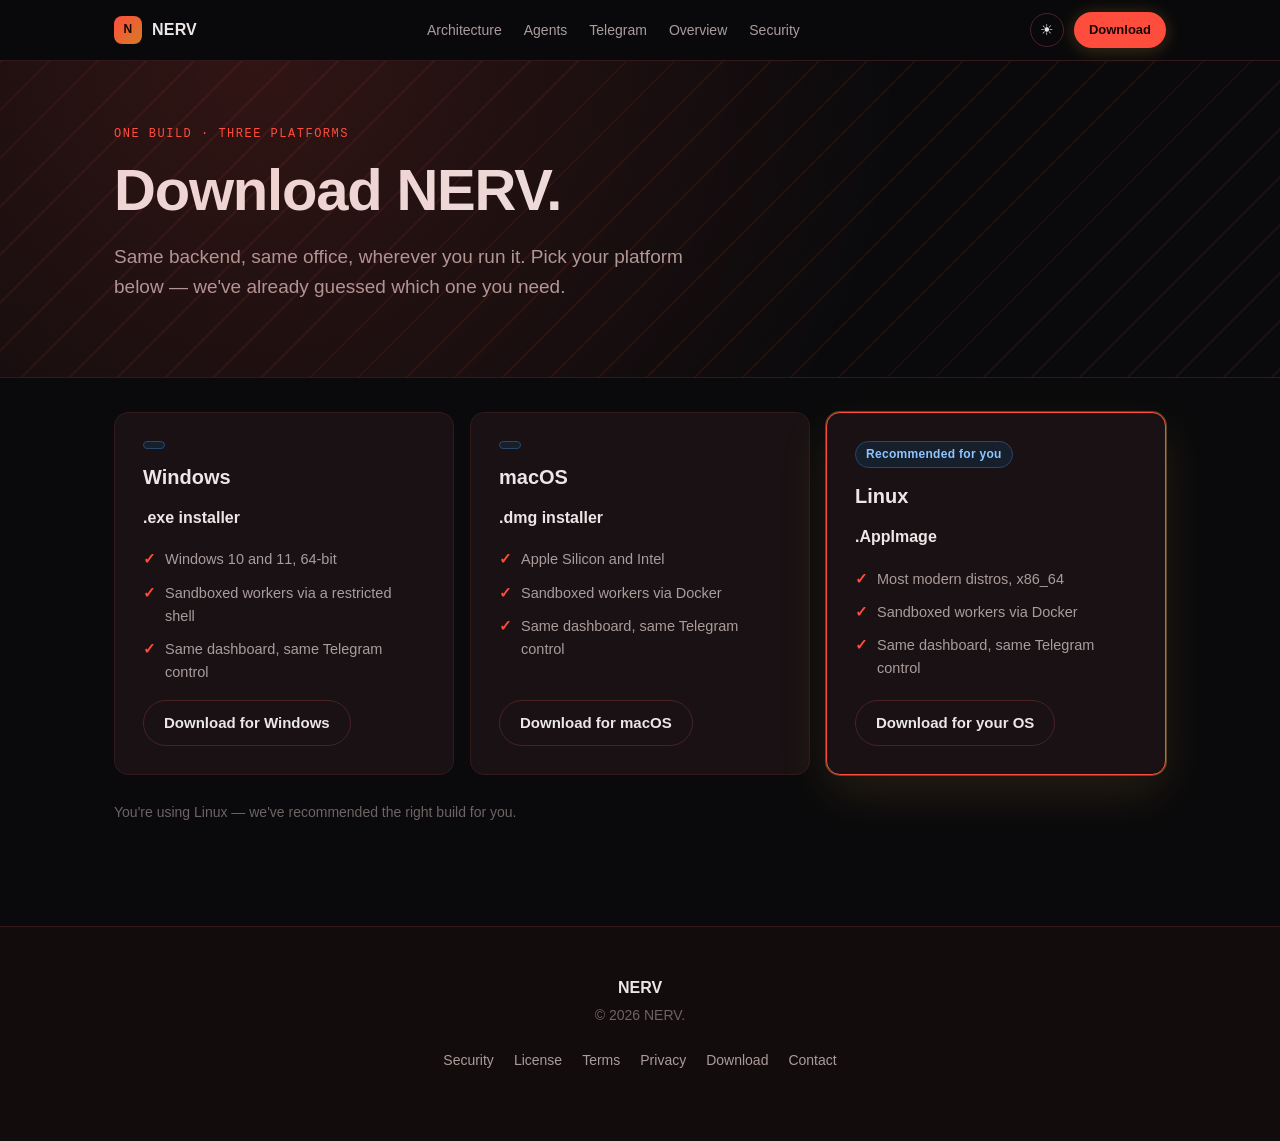
<file: download.html>
<!DOCTYPE html>
<html lang="en">

<head>
  <meta charset="UTF-8">
  <meta name="viewport" content="width=device-width, initial-scale=1.0">

  <title>Download NERV</title>

  <meta
    name="description"
    content="Download NERV for Windows, macOS or Linux — the same office, the same backend, on every platform."
  >

  <link rel="stylesheet" href="styles.css">
</head>

<body>

  <!-- ================= HEADER ================= -->

  <header class="site-header">

    <div class="container nav-row">

      <a class="brand" href="index.html#top">
        <span class="brand-mark" aria-hidden="true">N</span>
        <span>NERV</span>
      </a>

      <nav class="nav-links" id="main-nav">
        <a href="index.html#loop">Architecture</a>
        <a href="index.html#team">Agents</a>
        <a href="index.html#telegram">Telegram</a>
        <a href="index.html#overview">Overview</a>
        <a href="index.html#security">Security</a>
      </nav>

      <div class="nav-actions">

        <button
          class="theme-toggle"
          id="theme-toggle"
          aria-label="Toggle light and dark theme"
          title="Toggle theme">
        </button>

        <a class="btn btn-primary btn-sm" href="download.html">
          Download
        </a>

      </div>

      <button
        class="nav-toggle"
        id="nav-toggle"
        aria-label="Toggle menu"
        aria-expanded="false">

        <span></span>
        <span></span>
        <span></span>

      </button>

    </div>

  </header>


  <!-- ================= MAIN ================= -->

  <main id="top">

    <!-- HERO -->

    <section
      class="hero hero-nerv"
      style="padding-bottom: 40px;">

      <div class="container">

        <p class="hero-tag">
          ONE BUILD &middot; THREE PLATFORMS
        </p>

        <h1>
          Download NERV.
        </h1>

        <p class="hero-sub">
          Same backend, same office, wherever you run it.
          Pick your platform below — we've already guessed
          which one you need.
        </p>

      </div>

    </section>


    <!-- ================= DOWNLOAD CARDS ================= -->

    <section
      class="section"
      style="padding-top: 24px;">

      <div class="container">

        <div class="pricing-grid" id="os-grid">


          <!-- ================= WINDOWS ================= -->

          <div
            class="price-card"
            data-os="windows">

            <!-- Badge will be added automatically by JavaScript -->

            <span
              class="pill pill-free os-badge"
              hidden>
            </span>

            <h3>
              Windows
            </h3>

            <p class="price">
              <span
                class="amount"
                style="font-size:16px;">
                .exe installer
              </span>
            </p>

            <ul>

              <li>
                Windows 10 and 11, 64-bit
              </li>

              <li>
                Sandboxed workers via a restricted shell
              </li>

              <li>
                Same dashboard, same Telegram control
              </li>

            </ul>

            <a
              class="btn btn-secondary"
              href="#"
              data-download="windows">

              Download for Windows

            </a>

          </div>


          <!-- ================= MACOS ================= -->

          <div
            class="price-card"
            data-os="mac">

            <!-- Badge will be added automatically by JavaScript -->

            <span
              class="pill pill-free os-badge"
              hidden>
            </span>

            <h3>
              macOS
            </h3>

            <p class="price">
              <span
                class="amount"
                style="font-size:16px;">
                .dmg installer
              </span>
            </p>

            <ul>

              <li>
                Apple Silicon and Intel
              </li>

              <li>
                Sandboxed workers via Docker
              </li>

              <li>
                Same dashboard, same Telegram control
              </li>

            </ul>

            <a
              class="btn btn-secondary"
              href="#"
              data-download="mac">

              Download for macOS

            </a>

          </div>


          <!-- ================= LINUX ================= -->

          <div
            class="price-card"
            data-os="linux">

            <!-- Badge will be added automatically by JavaScript -->

            <span
              class="pill pill-free os-badge"
              hidden>
            </span>

            <h3>
              Linux
            </h3>

            <p class="price">
              <span
                class="amount"
                style="font-size:16px;">
                .AppImage
              </span>
            </p>

            <ul>

              <li>
                Most modern distros, x86_64
              </li>

              <li>
                Sandboxed workers via Docker
              </li>

              <li>
                Same dashboard, same Telegram control
              </li>

            </ul>

            <a
              class="btn btn-secondary"
              href="#"
              data-download="linux">

              Download for Linux

            </a>

          </div>


        </div>


        <!-- ================= OS DETECTION MESSAGE ================= -->

        <p
          class="section-note"
          id="os-note">

          Detecting your platform&hellip;

        </p>

      </div>

    </section>

  </main>


  <!-- ================= FOOTER ================= -->

  <footer class="site-footer">

    <div class="container">

      <p class="footer-brand">
        NERV
      </p>

      <p class="footer-copy">
        &copy; 2026 NERV.
      </p>

      <div class="footer-links">

        <a href="index.html#security">
          Security
        </a>

        <a href="#">
          License
        </a>

        <a href="#">
          Terms
        </a>

        <a href="#">
          Privacy
        </a>

        <a href="download.html">
          Download
        </a>

        <a href="#">
          Contact
        </a>

      </div>

    </div>

  </footer>


  <!-- ================= MAIN SCRIPT ================= -->

  <script src="script.js"></script>


  <!-- ================= OS DETECTION ================= -->

  <script>

    (function () {

      /*
       * Detect user's operating system
       */
      function detectOS() {

        var ua = navigator.userAgent || "";
        var platform = navigator.platform || "";

        /*
         * Windows
         */
        if (
          /Windows/i.test(ua) ||
          /Win/i.test(platform)
        ) {
          return "windows";
        }


        /*
         * macOS
         */
        if (
          /Macintosh/i.test(ua) ||
          /Mac OS X/i.test(ua) ||
          /Mac/i.test(platform)
        ) {
          return "mac";
        }


        /*
         * Linux
         */
        if (
          /Linux/i.test(ua) ||
          /X11/i.test(platform)
        ) {
          return "linux";
        }


        /*
         * Unknown operating system
         */
        return null;

      }


      /*
       * Get detected OS
       */
      var os = detectOS();


      /*
       * Get page elements
       */
      var note = document.getElementById("os-note");

      var cards = document.querySelectorAll(
        "#os-grid .price-card"
      );


      /*
       * Reset all cards
       */
      cards.forEach(function (card) {

        card.classList.remove(
          "featured-price"
        );


        /*
         * Hide badge
         */
        var badge =
          card.querySelector(".os-badge");

        if (badge) {

          badge.hidden = true;

          badge.textContent = "";

        }


        /*
         * Reset download button text
         */
        var button =
          card.querySelector("[data-download]");

        if (button) {

          var cardOS =
            card.dataset.os;

          if (cardOS === "windows") {

            button.textContent =
              "Download for Windows";

          }

          else if (cardOS === "mac") {

            button.textContent =
              "Download for macOS";

          }

          else if (cardOS === "linux") {

            button.textContent =
              "Download for Linux";

          }

        }

      });


      /*
       * Highlight detected OS
       */
      if (os) {

        cards.forEach(function (card) {

          if (card.dataset.os === os) {

            /*
             * Add featured styling
             */
            card.classList.add(
              "featured-price"
            );


            /*
             * Show recommendation badge
             */
            var badge =
              card.querySelector(".os-badge");

            if (badge) {

              badge.hidden = false;

              badge.textContent =
                "Recommended for you";

            }


            /*
             * Change button text
             */
            var button =
              card.querySelector(
                "[data-download]"
              );

            if (button) {

              button.textContent =
                "Download for your OS";

            }

          }

        });


        /*
         * OS name for message
         */
        var osName;


        if (os === "windows") {

          osName = "Windows";

        }

        else if (os === "mac") {

          osName = "macOS";

        }

        else {

          osName = "Linux";

        }


        /*
         * Show detection message
         */
        if (note) {

          note.textContent =
            "You're using " +
            osName +
            " — we've recommended the right build for you.";

        }

      }


      /*
       * Unknown OS
       */
      else {

        if (note) {

          note.textContent =
            "Couldn't detect your platform — choose the appropriate build below.";

        }

      }

    })();

  </script>

</body>

</html>
</file>
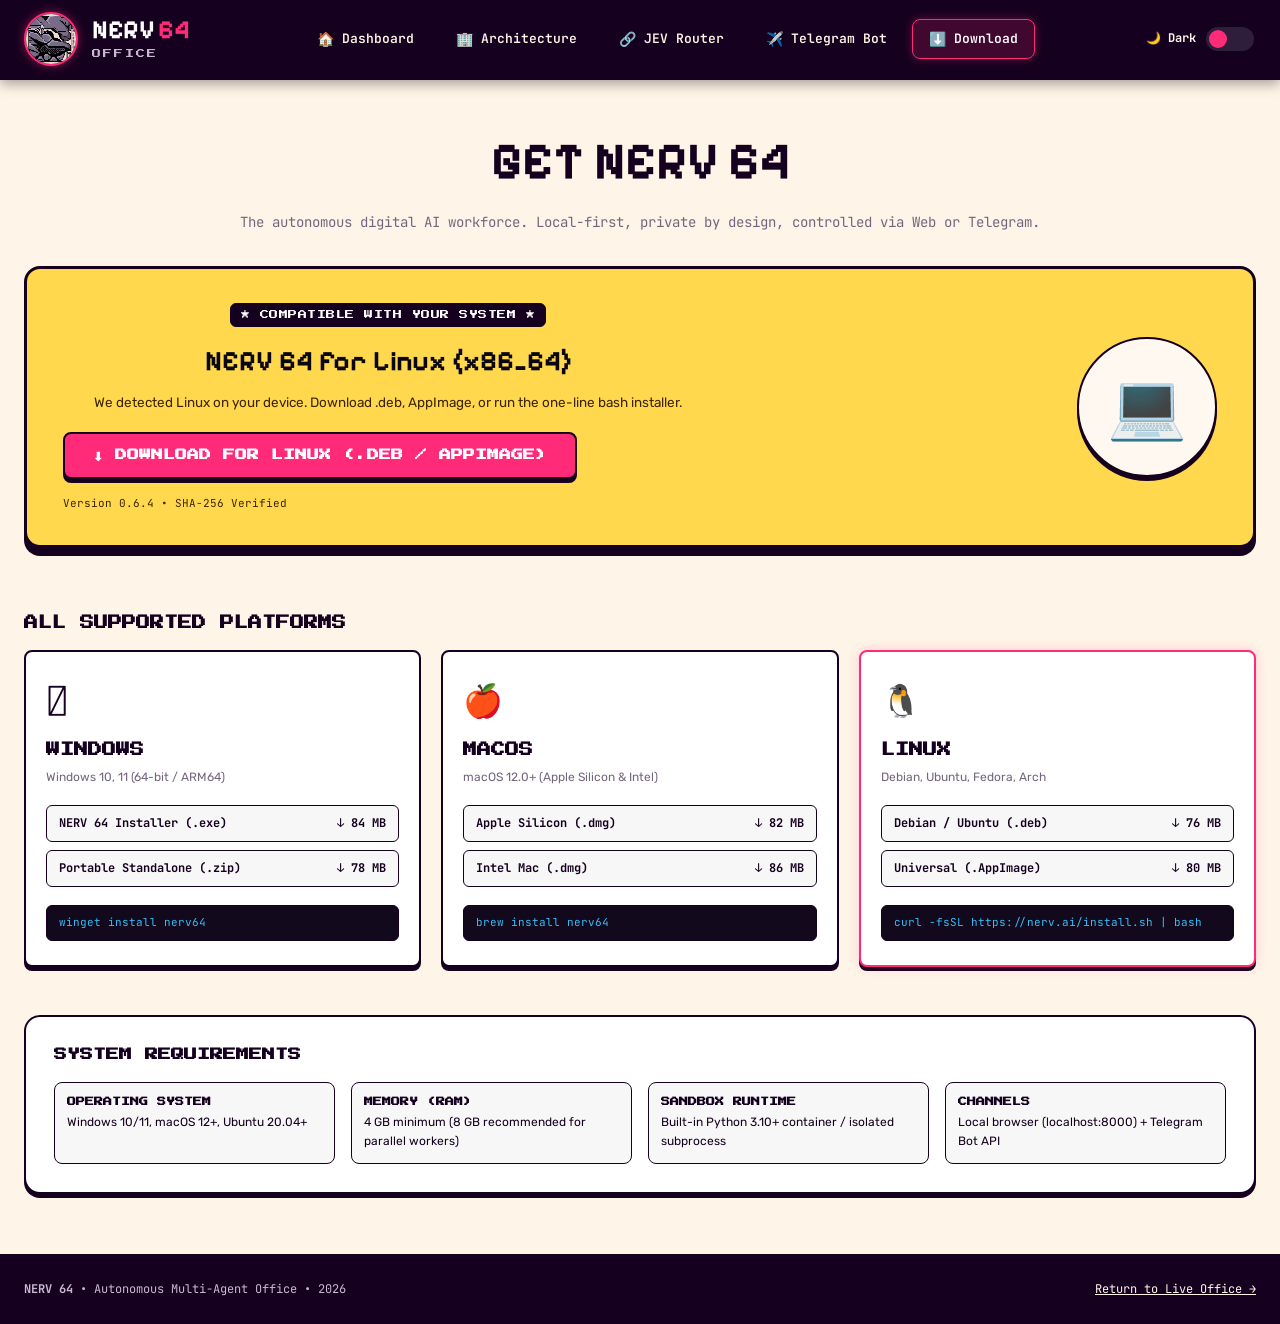
<file: docs/download.html>
<!DOCTYPE html>
<html lang="en">
<head>
  <meta charset="UTF-8">
  <meta name="viewport" content="width=device-width, initial-scale=1.0">
  <title>Download NERV 64 — Autonomous Multi-Agent Office</title>
  <meta name="description" content="Download NERV 64 for Windows, macOS, or Linux. The autonomous multi-agent office that runs locally on your machine.">
  <link rel="stylesheet" href="styles.css">
  <style>
    /* Download Page Specific Polished Styles */
    .download-hero {
      padding: 40px 0 24px;
      text-align: center;
    }
    .download-title {
      font-family: var(--font-pixel-chunky);
      font-size: clamp(32px, 4.5vw, 52px);
      color: var(--card-text);
      margin-bottom: 8px;
    }
    .download-sub {
      font-family: var(--font-mono);
      font-size: 14px;
      color: var(--muted-purple);
      margin-bottom: 32px;
    }
    
    /* Detected Platform Hero Card */
    .detected-platform-card {
      background: var(--hero-bg);
      border: var(--pixel-border-thick);
      border-radius: var(--radius-panel);
      padding: 32px 36px;
      box-shadow: 0 8px 0 var(--border-dark);
      margin-bottom: 40px;
      position: relative;
      overflow: hidden;
      display: flex;
      justify-content: space-between;
      align-items: center;
      gap: 24px;
      transition: background-color 200ms ease;
    }
    .detected-left {
      max-width: 650px;
    }
    .comp-badge {
      display: inline-flex;
      align-items: center;
      gap: 6px;
      background: var(--deep-purple);
      color: #FFFFFF;
      border: 1.5px solid var(--border-dark);
      border-radius: 6px;
      padding: 4px 10px;
      font-family: var(--font-pixel-mono);
      font-size: 9px;
      margin-bottom: 12px;
      letter-spacing: 0.5px;
    }
    .detected-os-name {
      font-family: var(--font-pixel-chunky);
      font-size: 28px;
      color: #0B0710;
      margin-bottom: 8px;
    }
    .detected-os-desc {
      font-size: 13.5px;
      color: var(--hero-sub);
      margin-bottom: 20px;
      line-height: 1.5;
    }
    .detected-action-row {
      display: flex;
      align-items: center;
      gap: 16px;
      flex-wrap: wrap;
    }
    .btn-download-primary {
      background-color: var(--electric-pink);
      color: #FFFFFF;
      border: 2.5px solid var(--border-dark);
      border-radius: var(--radius-sm);
      padding: 12px 28px;
      font-family: var(--font-pixel-mono);
      font-size: 12px;
      font-weight: 700;
      cursor: pointer;
      display: inline-flex;
      align-items: center;
      gap: 10px;
      box-shadow: 0 4px 0 var(--border-dark);
      transition: all 120ms ease;
    }
    .btn-download-primary:hover {
      background-color: var(--electric-pink-hover);
      transform: translateY(-2px);
      box-shadow: 0 6px 0 var(--border-dark);
    }
    .btn-download-primary:active {
      transform: translateY(2px);
      box-shadow: 0 1px 0 var(--border-dark);
    }
    .detected-checksum {
      font-family: var(--font-mono);
      font-size: 11px;
      color: var(--hero-sub);
    }

    .detected-right-mascot {
      width: 140px;
      height: 140px;
      background: #FFF8F0;
      border: 2.5px solid var(--border-dark);
      border-radius: 50%;
      display: grid;
      place-items: center;
      font-size: 64px;
      box-shadow: 0 4px 0 var(--border-dark);
      flex-shrink: 0;
    }

    /* All Platforms Grid */
    .platforms-grid {
      display: grid;
      grid-template-columns: repeat(3, 1fr);
      gap: 20px;
      margin-bottom: 48px;
    }
    .platform-card {
      background: var(--card-bg);
      border: var(--pixel-border);
      border-radius: var(--radius-sm);
      padding: 24px 20px;
      box-shadow: 0 4px 0 var(--border-dark);
      display: flex;
      flex-direction: column;
    }
    .platform-card.highlight {
      border-color: var(--electric-pink);
      box-shadow: 0 0 12px rgba(255, 43, 120, 0.2), 0 4px 0 var(--border-dark);
    }
    .platform-icon-box {
      font-size: 32px;
      margin-bottom: 12px;
    }
    .platform-name {
      font-family: var(--font-pixel-mono);
      font-size: 14px;
      color: var(--card-text);
      margin-bottom: 6px;
    }
    .platform-meta {
      font-size: 12px;
      color: var(--muted-purple);
      margin-bottom: 18px;
    }
    .download-options-list {
      display: flex;
      flex-direction: column;
      gap: 8px;
      margin-bottom: 18px;
    }
    .dl-option-link {
      background: rgba(0,0,0,0.03);
      border: 1.5px solid var(--border-color);
      border-radius: 6px;
      padding: 8px 12px;
      font-family: var(--font-mono);
      font-size: 12px;
      font-weight: 700;
      color: var(--card-text);
      display: flex;
      justify-content: space-between;
      align-items: center;
      transition: all 120ms ease;
    }
    .dl-option-link:hover {
      background: rgba(255, 43, 120, 0.1);
      border-color: var(--electric-pink);
      color: var(--electric-pink);
    }
    .terminal-install-box {
      margin-top: auto;
      background: var(--terminal-bg);
      border: 1.5px solid var(--border-dark);
      border-radius: 6px;
      padding: 8px 12px;
      font-family: var(--font-mono);
      font-size: 11px;
      color: #38bdf8;
      word-break: break-all;
    }

    /* System Requirements Section */
    .specs-card {
      background: var(--card-bg);
      border: var(--pixel-border);
      border-radius: var(--radius-panel);
      padding: 28px;
      box-shadow: 0 4px 0 var(--border-dark);
      margin-bottom: 60px;
    }
    .specs-grid {
      display: grid;
      grid-template-columns: repeat(4, 1fr);
      gap: 16px;
      margin-top: 16px;
    }
    .spec-item {
      background: rgba(0,0,0,0.03);
      border: 1.5px solid var(--border-color);
      border-radius: 8px;
      padding: 12px;
      font-size: 12px;
    }
    .spec-item strong {
      font-family: var(--font-pixel-mono);
      font-size: 9px;
      display: block;
      margin-bottom: 4px;
      color: var(--card-text);
    }

    @media (max-width: 900px) {
      .detected-platform-card {
        flex-direction: column;
        align-items: flex-start;
      }
      .detected-right-mascot {
        display: none;
      }
      .platforms-grid {
        grid-template-columns: 1fr;
      }
      .specs-grid {
        grid-template-columns: repeat(2, 1fr);
      }
    }
    @media (max-width: 480px) {
      .specs-grid {
        grid-template-columns: 1fr;
      }
    }
  </style>
</head>
<body>

  <!-- Site Header (Deep Purple / Command Interface) -->
  <header class="site-header">
    <div class="container nav-container">
      <!-- Left: Circular NERV Emblem + Wordmark -->
      <a href="index.html#top" class="brand-group">
        <div class="nerv-circle-emblem">
          <img src="assets/nerv-eva-art.png" alt="NERV 64 Logo">
        </div>
        <div class="brand-text-col">
          <span class="brand-name">NERV<span class="accent-64">64</span></span>
          <span class="brand-subtitle">OFFICE</span>
        </div>
      </a>

      <!-- Center: Desktop Navigation -->
      <nav class="header-nav">
        <a href="index.html#dashboard" class="nav-item"><span class="nav-icon">&#127968;</span> Dashboard</a>
        <a href="index.html#architecture" class="nav-item"><span class="nav-icon">&#127970;</span> Architecture</a>
        <a href="index.html#jev" class="nav-item"><span class="nav-icon">&#128279;</span> JEV Router</a>
        <a href="index.html#telegram" class="nav-item"><span class="nav-icon">&#9992;&#65039;</span> Telegram Bot</a>
        <a href="download.html" class="nav-item active"><span class="nav-icon">&#11015;&#65039;</span> Download</a>
      </nav>

      <!-- Right: Dark Mode Toggle & Mobile Hamburger -->
      <div class="header-actions">
        <div class="theme-switch-wrapper">
          <span>&#127769; Dark</span>
          <label class="theme-switch" aria-label="Toggle Dark Mode">
            <input type="checkbox" id="theme-toggle-checkbox">
            <span class="theme-slider"></span>
          </label>
        </div>
        <button class="mobile-nav-toggle" id="mobile-toggle-btn" aria-label="Toggle Menu">&#9776;</button>
      </div>
    </div>

    <!-- Mobile Drawer Navigation -->
    <div class="mobile-drawer" id="mobile-drawer">
      <a href="index.html#dashboard" class="nav-item"><span class="nav-icon">&#127968;</span> Dashboard</a>
      <a href="index.html#architecture" class="nav-item"><span class="nav-icon">&#127970;</span> Architecture</a>
      <a href="index.html#jev" class="nav-item"><span class="nav-icon">&#128279;</span> JEV Router</a>
      <a href="index.html#telegram" class="nav-item"><span class="nav-icon">&#9992;&#65039;</span> Telegram Bot</a>
      <a href="download.html" class="nav-item active"><span class="nav-icon">&#11015;&#65039;</span> Download</a>
    </div>
  </header>

  <main class="container">

    <!-- Download Hero Heading -->
    <section class="download-hero">
      <h1 class="download-title">GET NERV 64</h1>
      <p class="download-sub">The autonomous digital AI workforce. Local-first, private by design, controlled via Web or Telegram.</p>

      <!-- Dynamic Detected Platform Card -->
      <div class="detected-platform-card" id="detected-box">
        <div class="detected-left">
          <div class="comp-badge">&#9733; COMPATIBLE WITH YOUR SYSTEM &#9733;</div>
          <h2 class="detected-os-name" id="detected-os-title">NERV 64 for Windows (x64)</h2>
          <p class="detected-os-desc" id="detected-os-desc">
            We detected your system. Download the official installer with integrated local sandbox and background Telegram listener.
          </p>

          <div class="detected-action-row">
            <a href="#direct-download" class="btn-download-primary" id="detected-download-btn">
              <span>&#11015; DOWNLOAD FOR WINDOWS (x64)</span>
            </a>
            <span class="detected-checksum" id="detected-meta">Version 0.6.4 &bull; SHA-256 Verified</span>
          </div>
        </div>

        <div class="detected-right-mascot">&#128187;</div>
      </div>
    </section>

    <!-- All Available Platforms Grid -->
    <section>
      <h3 style="font-family: var(--font-pixel-mono); font-size: 14px; margin-bottom: 16px; color: var(--card-text);">
        ALL SUPPORTED PLATFORMS
      </h3>

      <div class="platforms-grid">
        <!-- Windows -->
        <div class="platform-card" id="card-win">
          <div class="platform-icon-box">&#129679;</div>
          <h4 class="platform-name">WINDOWS</h4>
          <p class="platform-meta">Windows 10, 11 (64-bit / ARM64)</p>

          <div class="download-options-list">
            <a href="#" class="dl-option-link">
              <span>NERV 64 Installer (.exe)</span>
              <span>&darr; 84 MB</span>
            </a>
            <a href="#" class="dl-option-link">
              <span>Portable Standalone (.zip)</span>
              <span>&darr; 78 MB</span>
            </a>
          </div>

          <div class="terminal-install-box">
            winget install nerv64
          </div>
        </div>

        <!-- macOS -->
        <div class="platform-card" id="card-mac">
          <div class="platform-icon-box">&#127822;</div>
          <h4 class="platform-name">MACOS</h4>
          <p class="platform-meta">macOS 12.0+ (Apple Silicon &amp; Intel)</p>

          <div class="download-options-list">
            <a href="#" class="dl-option-link">
              <span>Apple Silicon (.dmg)</span>
              <span>&darr; 82 MB</span>
            </a>
            <a href="#" class="dl-option-link">
              <span>Intel Mac (.dmg)</span>
              <span>&darr; 86 MB</span>
            </a>
          </div>

          <div class="terminal-install-box">
            brew install nerv64
          </div>
        </div>

        <!-- Linux -->
        <div class="platform-card" id="card-linux">
          <div class="platform-icon-box">&#128039;</div>
          <h4 class="platform-name">LINUX</h4>
          <p class="platform-meta">Debian, Ubuntu, Fedora, Arch</p>

          <div class="download-options-list">
            <a href="#" class="dl-option-link">
              <span>Debian / Ubuntu (.deb)</span>
              <span>&darr; 76 MB</span>
            </a>
            <a href="#" class="dl-option-link">
              <span>Universal (.AppImage)</span>
              <span>&darr; 80 MB</span>
            </a>
          </div>

          <div class="terminal-install-box">
            curl -fsSL https://nerv.ai/install.sh | bash
          </div>
        </div>
      </div>
    </section>

    <!-- System Requirements Specs -->
    <section class="specs-card">
      <h3 style="font-family: var(--font-pixel-mono); font-size: 13px; color: var(--card-text);">
        SYSTEM REQUIREMENTS
      </h3>
      <div class="specs-grid">
        <div class="spec-item">
          <strong>OPERATING SYSTEM</strong>
          <span>Windows 10/11, macOS 12+, Ubuntu 20.04+</span>
        </div>
        <div class="spec-item">
          <strong>MEMORY (RAM)</strong>
          <span>4 GB minimum (8 GB recommended for parallel workers)</span>
        </div>
        <div class="spec-item">
          <strong>SANDBOX RUNTIME</strong>
          <span>Built-in Python 3.10+ container / isolated subprocess</span>
        </div>
        <div class="spec-item">
          <strong>CHANNELS</strong>
          <span>Local browser (localhost:8000) + Telegram Bot API</span>
        </div>
      </div>
    </section>

  </main>

  <!-- Site Footer -->
  <footer class="site-footer">
    <div class="container footer-inner">
      <div>
        <strong>NERV 64</strong> &bull; Autonomous Multi-Agent Office &bull; 2026
      </div>
      <div>
        <a href="index.html" style="color: var(--cream); text-decoration: underline;">Return to Live Office &rarr;</a>
      </div>
    </div>
  </footer>

  <script>
    // Theme sync & persistence
    (function() {
      const themeCheckbox = document.getElementById("theme-toggle-checkbox");
      const savedTheme = localStorage.getItem("nerv-theme") || "light";

      if (savedTheme === "dark") {
        document.documentElement.setAttribute("data-theme", "dark");
        if (themeCheckbox) themeCheckbox.checked = true;
      } else {
        document.documentElement.removeAttribute("data-theme");
        if (themeCheckbox) themeCheckbox.checked = false;
      }

      if (themeCheckbox) {
        themeCheckbox.addEventListener("change", (e) => {
          const isDark = e.target.checked;
          if (isDark) {
            document.documentElement.setAttribute("data-theme", "dark");
            localStorage.setItem("nerv-theme", "dark");
          } else {
            document.documentElement.removeAttribute("data-theme");
            localStorage.setItem("nerv-theme", "light");
          }
        });
      }

      // Mobile Menu Toggle
      const mobileBtn = document.getElementById("mobile-toggle-btn");
      const mobileDrawer = document.getElementById("mobile-drawer");
      if (mobileBtn && mobileDrawer) {
        mobileBtn.addEventListener("click", () => {
          mobileDrawer.classList.toggle("open");
        });
      }

      // Dynamic OS Detection
      function detectUserOS() {
        const ua = navigator.userAgent;
        let os = "Windows";
        let title = "NERV 64 for Windows (x64)";
        let desc = "We detected Windows on your machine. Download the Windows installer (.exe) with local sandboxing.";
        let btnText = "⬇ DOWNLOAD FOR WINDOWS (.EXE)";
        let highlightId = "card-win";

        if (ua.indexOf("Mac") !== -1) {
          os = "macOS";
          title = "NERV 64 for macOS (Apple Silicon / Intel)";
          desc = "We detected macOS on your device. Download the verified .dmg package or install via Homebrew.";
          btnText = "⬇ DOWNLOAD FOR MACOS (.DMG)";
          highlightId = "card-mac";
        } else if (ua.indexOf("Linux") !== -1 || ua.indexOf("X11") !== -1) {
          os = "Linux";
          title = "NERV 64 for Linux (x86_64)";
          desc = "We detected Linux on your device. Download .deb, AppImage, or run the one-line bash installer.";
          btnText = "⬇ DOWNLOAD FOR LINUX (.DEB / APPIMAGE)";
          highlightId = "card-linux";
        }

        const titleEl = document.getElementById("detected-os-title");
        const descEl = document.getElementById("detected-os-desc");
        const btnEl = document.getElementById("detected-download-btn");
        if (titleEl) titleEl.textContent = title;
        if (descEl) descEl.textContent = desc;
        if (btnEl) btnEl.innerHTML = `<span>${btnText}</span>`;

        const card = document.getElementById(highlightId);
        if (card) card.classList.add("highlight");
      }

      detectUserOS();
    })();
  </script>
</body>
</html>
</file>
<file: styles.css>
:root {
  --bg: #0a0a0c;
  --bg-alt: #120c0d;
  --bg-card: #191113;
  --bg-card-hover: #221518;
  --border: #33191c;
  --border-strong: #4a2226;
  --text: #ece7e7;
  --text-muted: #ab9c9c;
  --text-dim: #6f6363;
  --accent: #ff4d3d;
  --accent-strong: #ff6a52;
  --accent-ink: #180505;
  --green: #4caf7d;
  --panel: #0f0a0b;
  --header-bg: rgba(10, 10, 12, 0.86);
  --avatar: #2c1c1e;
  --mono: ui-monospace, SFMono-Regular, "SF Mono", Menlo, Consolas, monospace;
  --sans: -apple-system, BlinkMacSystemFont, "Segoe UI", Roboto, Helvetica, Arial, sans-serif;
  --radius: 14px;
  --radius-sm: 8px;
  --max-w: 1100px;
}

/* ---------- Light theme ---------- */
[data-theme="light"] {
  --bg: #fffdfc;
  --bg-alt: #f7efec;
  --bg-card: #ffffff;
  --bg-card-hover: #f9e9e5;
  --border: #ecdcd8;
  --border-strong: #dcbcb4;
  --text: #1f1413;
  --text-muted: #6b5450;
  --text-dim: #a08a85;
  --accent: #e3392a;
  --accent-strong: #c22a1d;
  --accent-ink: #150a0a;
  --green: #2f8f5b;
  --panel: #f3ece9;
  --header-bg: rgba(255, 253, 252, 0.88);
  --avatar: #f0dcd8;
}

[data-theme="light"] .btn-secondary { background: var(--bg-alt); }
[data-theme="light"] .wire-off { color: var(--text-dim); }
[data-theme="light"] .pill-version { background: #fdf0d7; color: #9a6200; border-color: #eec67d; }
[data-theme="light"] .pill-trend { background: #e6f4ec; color: #1f7a4d; border-color: #b9dec9; }
[data-theme="light"] .pill-ph { background: #efe9fa; color: #6a3fc2; border-color: #d3c3ef; }
[data-theme="light"] .pill-free, [data-theme="light"] .pill-new { background: #e7f0fb; color: #2163b0; border-color: #bed7ee; }
[data-theme="light"] .pill-pro, [data-theme="light"] .pill-tag { background: #fdf0d7; color: #9a6200; border-color: #eec67d; }
[data-theme="light"] .pill-teams { background: #fdeee6; color: #c05a2b; border-color: #f2bba0; }
[data-theme="light"] .pill-coming { background: #fdeded; color: #c03636; border-color: #f0b6b6; }
[data-theme="light"] .pill-soon { background: #eef5e2; color: #55802a; border-color: #c9deb0; }
[data-theme="light"] .feature-card.featured { border-color: #eec67d; }
[data-theme="light"] .price-card.featured-price {
  border-color: var(--accent);
  box-shadow: 0 0 0 1px rgba(224, 134, 11, 0.3), 0 18px 50px rgba(224, 134, 11, 0.1);
}

* { box-sizing: border-box; }

html { scroll-behavior: smooth; }

body {
  margin: 0;
  background: var(--bg);
  color: var(--text);
  font-family: var(--sans);
  line-height: 1.6;
  -webkit-font-smoothing: antialiased;
  transition: background 250ms, color 250ms;
}

a { color: inherit; text-decoration: none; }

.container {
  max-width: var(--max-w);
  margin: 0 auto;
  padding: 0 24px;
}

.container-narrow { max-width: 820px; }

/* ---------- Header ---------- */
.site-header {
  position: sticky;
  top: 0;
  z-index: 100;
  background: var(--header-bg);
  backdrop-filter: blur(14px);
  border-bottom: 1px solid var(--border);
}

.nav-row {
  display: flex;
  align-items: center;
  gap: 24px;
  height: 60px;
}

.brand {
  display: flex;
  align-items: center;
  gap: 10px;
  font-weight: 700;
  letter-spacing: 0.2px;
  white-space: nowrap;
}

.brand-mark {
  display: grid;
  place-items: center;
  width: 28px;
  height: 28px;
  border-radius: var(--radius-sm);
  background: linear-gradient(135deg, var(--accent), #d47c24);
  color: var(--accent-ink);
  font-size: 12px;
  font-weight: 800;
}

.nav-links {
  display: flex;
  gap: 22px;
  margin: 0 auto;
}

.nav-links a {
  color: var(--text-muted);
  font-size: 14px;
  transition: color 120ms;
}

.nav-links a:hover { color: var(--text); }

.nav-actions {
  display: flex;
  align-items: center;
  gap: 10px;
}

.nav-toggle {
  display: none;
  background: none;
  border: 1px solid var(--border);
  border-radius: var(--radius-sm);
  padding: 8px;
  cursor: pointer;
}

.nav-toggle span {
  display: block;
  width: 16px;
  height: 2px;
  margin: 3px 0;
  background: var(--text);
  transition: transform 150ms;
}

/* ---------- Buttons & pills ---------- */
.btn {
  display: inline-flex;
  align-items: center;
  gap: 8px;
  border-radius: 999px;
  border: 1px solid transparent;
  font-size: 15px;
  font-weight: 600;
  padding: 10px 20px;
  cursor: pointer;
  transition: transform 120ms, background 120ms, border-color 120ms, box-shadow 120ms;
  white-space: nowrap;
}

.btn:hover { transform: translateY(-1px); }

.btn-sm { font-size: 13px; padding: 7px 14px; }
.btn-lg { font-size: 16px; padding: 13px 26px; }

.btn-primary {
  background: var(--accent);
  color: var(--accent-ink);
  box-shadow: 0 2px 18px rgba(232, 163, 61, 0.25);
}

.btn-primary:hover { background: var(--accent-strong); }

.btn-primary-outline {
  background: transparent;
  border-color: var(--accent);
  color: var(--accent-strong);
}

.btn-secondary {
  background: var(--bg-card);
  border-color: var(--border-strong);
  color: var(--text);
}

.btn-secondary:hover { background: var(--bg-card-hover); }

.btn-ghost {
  background: transparent;
  color: var(--text-muted);
}

.btn-ghost:hover { color: var(--text); }

.star-pill {
  border: 1px solid var(--border);
  border-radius: 999px;
}

.theme-toggle {
  width: 34px;
  height: 34px;
  flex-shrink: 0;
  border-radius: 50%;
  border: 1px solid var(--border-strong);
  background: transparent;
  color: var(--text);
  cursor: pointer;
  font-size: 15px;
  line-height: 1;
  display: grid;
  place-items: center;
  transition: background 120ms, border-color 120ms;
}

.theme-toggle:hover { background: var(--bg-card); }

.theme-toggle::before { content: "\2600"; }

[data-theme="light"] .theme-toggle::before { content: "\1F319"; }

.pill {
  display: inline-block;
  padding: 3px 10px;
  border-radius: 999px;
  font-size: 12px;
  font-weight: 600;
  letter-spacing: 0.3px;
  vertical-align: middle;
}

.pill-version { background: #2a2415; color: var(--accent); border: 1px solid #4a3d1f; }
.pill-trend { background: #162a1e; color: var(--green); border: 1px solid #23523a; }
.pill-ph { background: #282135; color: #c2a7ff; border: 1px solid #473a63; }
.pill-free { background: #15202c; color: #8fc4ff; border: 1px solid #27476b; }
.pill-pro { background: #2a2415; color: var(--accent); border: 1px solid #4a3d1f; }
.pill-teams { background: #261a16; color: #ff9d76; border: 1px solid #57382a; }
.pill-coming { background: #201616; color: #ff9494; border: 1px solid #4d2a2a; }
.pill-soon { background: #1c2016; color: #b6d98a; border: 1px solid #39512a; }
.pill-new { background: #15202c; color: #8fc4ff; border: 1px solid #27476b; }
.pill-tag { background: #241a10; color: var(--accent); border: 1px solid #4a3d1f; }

/* ---------- Status strip ---------- */
.status-strip {
  display: flex;
  flex-wrap: wrap;
  align-items: center;
  justify-content: center;
  gap: 10px;
  padding: 22px 0 6px;
}

/* ---------- Hero ---------- */
.hero { padding: 64px 0 96px; }

.hero h1 {
  font-size: clamp(34px, 5.4vw, 58px);
  line-height: 1.1;
  letter-spacing: -1.2px;
  margin: 0 0 20px;
  max-width: 20ch;
}

.hero-sub {
  color: var(--text-muted);
  font-size: 19px;
  max-width: 56ch;
  margin: 0 0 34px;
}

.hero-ctas {
  display: flex;
  flex-wrap: wrap;
  gap: 14px;
}

/* ---------- Sections ---------- */
.section {
  padding: 88px 0;
  border-top: 1px solid var(--border);
}

.section-alt { background: var(--bg-alt); }

.section h2 {
  font-size: clamp(26px, 3.6vw, 38px);
  letter-spacing: -0.6px;
  line-height: 1.15;
  margin: 0 0 14px;
  max-width: 26ch;
}

.section-eyebrow {
  font-weight: 700;
  text-transform: lowercase;
  letter-spacing: 1px;
  color: var(--accent);
  margin: 0 0 10px;
}

.section-lead {
  color: var(--text-muted);
  font-size: 18px;
  max-width: 62ch;
  margin: 0 0 40px;
}

.section-note {
  color: var(--text-dim);
  font-size: 14px;
  margin-top: 26px;
}

.section-note a { color: var(--accent); text-decoration: underline; }

/* ---------- Media frames ---------- */
.media-frame {
  border: 1px solid var(--border-strong);
  border-radius: var(--radius);
  background: var(--bg-card);
  overflow: hidden;
  margin-bottom: 16px;
}

.media-caption {
  color: var(--text-dim);
  font-size: 14px;
  text-align: center;
  margin: 0 0 0;
}

.terminal-window {
  font-family: var(--mono);
  font-size: 14px;
}

.terminal-bar {
  display: flex;
  align-items: center;
  gap: 8px;
  padding: 12px 16px;
  border-bottom: 1px solid var(--border);
  color: var(--text-dim);
  font-size: 12px;
}

.dot { width: 10px; height: 10px; border-radius: 50%; background: #333; }
.dot:nth-child(1) { background: #ff5f57; }
.dot:nth-child(2) { background: #febc2e; }
.dot:nth-child(3) { background: #28c840; }

.terminal-title { margin-left: 6px; }

.terminal-body {
  padding: 20px 24px 90px;
  min-height: 220px;
}

.prompt { color: var(--green); }
.ok { color: var(--green); }
.dim { color: var(--text-dim); }
.t { color: var(--text-dim); }

/* Telegram floating bot */
.tg-bot {
  position: absolute;
  right: 26px;
  bottom: 26px;
  z-index: 6;
}

.tg-btn {
  width: 84px;
  height: 84px;
  border-radius: 50%;
  border: none;
  cursor: pointer;
  display: grid;
  place-items: center;
  background: radial-gradient(circle at 32% 30%, rgba(255, 255, 255, 0.35), transparent 44%), linear-gradient(180deg, #2aabee, #229ed9);
  box-shadow: 0 10px 34px rgba(0, 0, 0, 0.5), 0 0 0 6px rgba(42, 171, 238, 0.18);
  animation: floaty 5s ease-in-out infinite;
  transition: transform 150ms;
}

.tg-btn:hover { transform: scale(1.06); }
.tg-btn:focus-visible { outline: 2px solid #9ad5f5; outline-offset: 3px; }

@keyframes floaty {
  0%, 100% { transform: translateY(0); }
  50% { transform: translateY(-12px); }
}

.tg-btn svg { width: 40px; height: 40px; }

.tg-menu {
  position: absolute;
  right: 0;
  bottom: 98px;
  width: 224px;
  display: none;
  flex-direction: column;
  gap: 2px;
  background: var(--bg-card);
  border: 1px solid var(--border-strong);
  border-radius: 14px;
  padding: 8px;
  box-shadow: 0 18px 50px rgba(0, 0, 0, 0.55);
  z-index: 7;
}

.tg-bot.open .tg-menu { display: flex; }

.tg-menu button {
  display: flex;
  align-items: center;
  gap: 10px;
  background: none;
  border: none;
  color: var(--text);
  font-family: var(--sans);
  font-size: 14px;
  padding: 10px 12px;
  border-radius: 8px;
  cursor: pointer;
  text-align: left;
}

.tg-menu button:hover { background: var(--bg-card-hover); }

.tg-ask {
  display: none;
  gap: 8px;
  padding: 8px 4px 10px;
  border-bottom: 1px dashed var(--border);
  margin-bottom: 6px;
}

.tg-bot.asking .tg-ask { display: flex; }

.tg-ask input {
  flex: 1;
  min-width: 0;
  background: var(--panel);
  border: 1px solid var(--border-strong);
  border-radius: 8px;
  color: var(--text);
  font-size: 13px;
  padding: 8px 10px;
  outline: none;
}

.tg-ask input:focus { border-color: var(--accent); }

.tg-ask .tg-send {
  background: var(--accent);
  color: var(--accent-ink);
  font-weight: 600;
  padding: 8px 12px;
  border-radius: 8px;
}

.tg-ask .tg-send:hover { background: var(--accent-strong); }

.tg-toast {
  position: absolute;
  right: 0;
  bottom: 98px;
  max-width: 280px;
  background: var(--panel);
  border: 1px solid var(--border-strong);
  border-radius: 10px;
  padding: 8px 12px;
  font-family: var(--mono);
  font-size: 12px;
  color: var(--text-muted);
  line-height: 1.5;
  opacity: 0;
  transform: translateY(4px);
  transition: opacity 200ms, transform 200ms;
  pointer-events: none;
  z-index: 7;
}

.tg-toast.show { opacity: 1; transform: none; }

.terminal-body { position: relative; }

/* ---------- Stats strip ---------- */
.stats-strip {
  display: grid;
  grid-template-columns: repeat(6, 1fr);
  gap: 12px;
  margin-bottom: 34px;
}

.stat {
  background: var(--bg-card);
  border: 1px solid var(--border);
  border-radius: var(--radius-sm);
  padding: 16px 12px;
  text-align: center;
}

.stat-num { display: block; font-size: 22px; font-weight: 700; }
.stat-label { color: var(--text-dim); font-size: 12px; }

/* PRO app mock */
.app-window {
  display: flex;
  min-height: 300px;
  font-family: var(--mono);
  font-size: 13px;
  position: relative;
}

.app-sidebar {
  width: 180px;
  background: var(--panel);
  border-right: 1px solid var(--border);
  padding: 16px 12px;
  display: flex;
  flex-direction: column;
  gap: 16px;
  flex-shrink: 0;
}

.app-logo {
  display: grid;
  place-items: center;
  width: 30px;
  height: 30px;
  border-radius: var(--radius-sm);
  background: var(--accent);
  color: var(--accent-ink);
  font-weight: 800;
}

.app-nav { display: flex; flex-direction: column; gap: 10px; color: var(--text-dim); }
.app-nav .active { color: var(--text); }

.app-main { flex: 1; padding: 18px 20px; }
.app-head { color: var(--text-muted); margin-bottom: 16px; }

.agent-cards {
  display: grid;
  grid-template-columns: repeat(3, 1fr);
  gap: 10px;
  margin-bottom: 18px;
}

.agent-card {
  display: flex;
  align-items: center;
  gap: 8px;
  background: var(--bg-card);
  border: 1px solid var(--border);
  border-radius: var(--radius-sm);
  padding: 10px;
  font-size: 12px;
}

.agent-avatar {
  display: grid;
  place-items: center;
  width: 22px;
  height: 22px;
  border-radius: 50%;
  background: var(--avatar);
  font-size: 11px;
}

.app-tasks { display: flex; flex-direction: column; gap: 8px; }
.task {
  display: flex;
  align-items: center;
  gap: 10px;
  background: var(--bg-card);
  border: 1px solid var(--border);
  border-radius: var(--radius-sm);
  padding: 10px 12px;
}

.task-box {
  width: 14px;
  height: 14px;
  border: 1px solid var(--border-strong);
  border-radius: 3px;
  display: inline-block;
}

.task-box.checked {
  background: var(--accent);
  border-color: var(--accent);
  position: relative;
}

.task-box.checked::after {
  content: "";
  position: absolute;
  left: 3px; top: -1px;
  width: 5px; height: 9px;
  border: solid var(--accent-ink);
  border-width: 0 2px 2px 0;
  transform: rotate(42deg);
}

.pro-float { bottom: 20px; right: 20px; }

/* ---------- Providers ---------- */
.provider-grid {
  display: grid;
  grid-template-columns: repeat(4, 1fr);
  gap: 12px;
}

.provider {
  background: var(--bg-card);
  border: 1px solid var(--border);
  border-radius: var(--radius-sm);
  padding: 18px;
  text-align: center;
  font-weight: 600;
  font-size: 15px;
  transition: border-color 120ms, transform 120ms, background 120ms;
}

.provider:hover {
  border-color: var(--border-strong);
  transform: translateY(-2px);
  background: var(--bg-card-hover);
}

/* ---------- Feature cards ---------- */
.feature-grid {
  display: grid;
  grid-template-columns: repeat(3, 1fr);
  gap: 14px;
  margin-bottom: 14px;
}

.feature-card {
  background: var(--bg-card);
  border: 1px solid var(--border);
  border-radius: var(--radius);
  padding: 22px;
  transition: border-color 120ms, background 120ms;
}

.feature-card:hover {
  border-color: var(--border-strong);
  background: var(--bg-card-hover);
}

.feature-card h3 {
  margin: 0 0 8px;
  font-size: 17px;
}

.feature-icon { margin-right: 6px; }

.feature-card p {
  margin: 0;
  color: var(--text-muted);
  font-size: 14.5px;
}

.feature-card.featured {
  display: flex;
  flex-direction: column;
  align-items: flex-start;
  gap: 10px;
  border-color: #4a3d1f;
}

.feature-card.featured .card-note { font-weight: 600; color: var(--text); }

/* ---------- Face customizer ---------- */
.face-customizer {
  background: var(--bg-card);
  border: 1px solid var(--border);
  border-radius: var(--radius);
  padding: 28px;
  margin: 26px 0 10px;
  display: flex;
  align-items: center;
  gap: 32px;
  flex-wrap: wrap;
}

.face-stage { flex: 0 0 auto; }

.face-orb {
  width: 120px;
  height: 120px;
  border-radius: 50%;
  background: var(--accent);
  display: grid;
  place-items: center;
  box-shadow: 0 12px 40px rgba(232, 163, 61, 0.35);
  transition: background 200ms, border-radius 200ms, transform 200ms;
}

.face-orb.rounded-rect { border-radius: 26px; }
.face-orb.slant { border-radius: 50% 50% 18px 18px; transform: rotate(-6deg); }
.face-orb.diamond { border-radius: 8px; transform: rotate(45deg) scale(0.9); }
.face-orb.diamond .face-emoji { transform: rotate(-45deg); }

.face-emoji { font-size: 52px; line-height: 1; filter: drop-shadow(0 2px 4px rgba(0,0,0,0.25)); }

.face-controls {
  display: flex;
  flex-direction: column;
  gap: 14px;
  flex: 1;
  min-width: 220px;
}

.face-controls label {
  display: flex;
  align-items: center;
  justify-content: space-between;
  gap: 12px;
  color: var(--text-muted);
  font-size: 14px;
}

.face-controls select,
.face-controls input[type="color"] {
  background: var(--panel);
  color: var(--text);
  border: 1px solid var(--border-strong);
  border-radius: var(--radius-sm);
  padding: 6px 10px;
  font-size: 13px;
}

.face-controls input[type="color"] {
  width: 52px;
  height: 32px;
  padding: 2px;
  cursor: pointer;
}

.media-caption + .face-customizer { margin-top: 12px; }

/* ---------- Shot grid (Stapler screenshots) ---------- */
.shot-grid {
  display: grid;
  grid-template-columns: repeat(3, 1fr);
  gap: 14px;
  margin-top: 30px;
}

.shot-grid figure { margin: 0; }

.shot-grid figcaption {
  color: var(--text-dim);
  font-size: 13px;
  text-align: center;
  margin-top: 10px;
}

.shot {
  min-height: 170px;
  display: grid;
  place-items: center;
  padding: 20px;
  margin-bottom: 0;
}

.shot-note, .shot-transcript, .shot-settings { width: 100%; }

.shot-note {
  background: var(--panel);
  border: 1px solid var(--border);
  border-radius: var(--radius-sm);
  padding: 16px;
  text-align: center;
}

.shot-img { font-size: 34px; }

.shot-note p, .shot-transcript p { color: var(--text-muted); font-size: 13px; }

.shot-transcript {
  font-family: var(--mono);
  font-size: 12px;
  color: var(--text-muted);
  background: var(--panel);
  border: 1px solid var(--border);
  border-radius: var(--radius-sm);
  padding: 16px;
  line-height: 1.8;
}

.shot-settings {
  font-family: var(--mono);
  background: var(--panel);
  border: 1px solid var(--border);
  border-radius: var(--radius-sm);
  padding: 16px;
}

.mini-row {
  display: flex;
  justify-content: space-between;
  padding: 6px 0;
  font-size: 12px;
  color: var(--text-dim);
}

.mini-row code { color: var(--text); }

/* ---------- Matrix (what you get) ---------- */
.matrix-grid {
  display: grid;
  grid-template-columns: repeat(3, 1fr);
  gap: 14px;
}

.matrix-card {
  background: var(--bg-card);
  border: 1px solid var(--border);
  border-radius: var(--radius);
  padding: 24px;
  display: flex;
  flex-direction: column;
  align-items: flex-start;
  gap: 10px;
}

.matrix-card h3 { margin: 0; font-size: 18px; }

.matrix-card p {
  margin: 0;
  color: var(--text-muted);
  font-size: 14.5px;
  flex: 1;
}

/* ---------- Security wire demo ---------- */
.security-grid { gap: 14px; }

.wire-demo {
  display: grid;
  grid-template-columns: 1fr 1fr;
  gap: 14px;
  margin: 30px 0 0;
}

.wire-panel {
  background: var(--bg-card);
  border: 1px solid var(--border);
  border-radius: var(--radius);
  padding: 20px 22px;
  font-family: var(--mono);
  font-size: 13px;
  line-height: 1.9;
  overflow-x: auto;
}

.wire-panel h4 {
  margin: 0 0 12px;
  font-size: 12px;
  letter-spacing: 1px;
  color: var(--text-dim);
}

.wire-panel p { margin: 0 0 8px; }
.wire-off { color: var(--text-dim); }
.wire-in { color: var(--text-muted); }
.wire-in p:last-child { margin-bottom: 0; }

.takeaway {
  margin-top: 14px;
  padding-top: 14px;
  border-top: 1px dashed var(--border-strong);
  color: var(--text);
}

/* ---------- Pricing ---------- */
.pricing-grid {
  display: grid;
  grid-template-columns: repeat(3, 1fr);
  gap: 16px;
  margin-top: 10px;
}

.price-card {
  background: var(--bg-card);
  border: 1px solid var(--border);
  border-radius: var(--radius);
  padding: 28px;
  display: flex;
  flex-direction: column;
  align-items: flex-start;
  gap: 12px;
}

.price-card.featured-price {
  border-color: var(--accent);
  box-shadow: 0 0 0 1px rgba(232, 163, 61, 0.35), 0 18px 50px rgba(232, 163, 61, 0.12);
}

.price-card h3 { margin: 0; font-size: 20px; }

.price { margin: 0; font-size: 15px; color: var(--text-dim); }

.amount { font-size: 34px; font-weight: 800; color: var(--text); }

.period { margin-left: 4px; }

.price del { color: var(--text-dim); opacity: 0.6; margin-left: 8px; }

.alt-or { display: block; margin-top: 4px; font-size: 13px; }

.price-card ul {
  margin: 6px 0 4px;
  padding-left: 0;
  list-style: none;
  flex: 1;
  display: flex;
  flex-direction: column;
  gap: 10px;
}

.price-card li {
  color: var(--text-muted);
  font-size: 14.5px;
  padding-left: 22px;
  position: relative;
}

.price-card li::before {
  content: "✓";
  position: absolute;
  left: 0;
  color: var(--accent);
  font-weight: 700;
}

/* ---------- FAQ ---------- */
.faq-list {
  display: flex;
  flex-direction: column;
  gap: 12px;
  margin-top: 8px;
}

.faq-item {
  background: var(--bg-card);
  border: 1px solid var(--border);
  border-radius: var(--radius);
  overflow: hidden;
}

.faq-item summary {
  cursor: pointer;
  padding: 18px 22px;
  font-weight: 600;
  font-size: 16px;
  list-style: none;
  position: relative;
  padding-right: 44px;
  transition: background 120ms;
}

.faq-item summary::-webkit-details-marker { display: none; }

.faq-item summary::after {
  content: "+";
  position: absolute;
  right: 20px;
  top: 50%;
  transform: translateY(-50%);
  font-size: 20px;
  color: var(--text-dim);
  transition: transform 180ms;
}

.faq-item[open] summary::after {
  content: "−";
  color: var(--accent);
}

.faq-item[open] summary { background: var(--bg-card-hover); }

.faq-body {
  padding: 0 22px 20px;
  color: var(--text-muted);
  font-size: 15px;
}

.faq-body p { margin: 0; }

/* ---------- Final CTA ---------- */
.cta-band {
  text-align: center;
  background:
    radial-gradient(ellipse 60% 120% at 50% 0%, rgba(232, 163, 61, 0.10), transparent 60%),
    var(--bg);
}

.cta-band h2 { margin-left: auto; margin-right: auto; }
.cta-band p { color: var(--text-muted); font-size: 18px; margin-bottom: 30px; }
.cta-band .hero-ctas { justify-content: center; }

/* ---------- Footer ---------- */
.site-footer {
  border-top: 1px solid var(--border);
  background: var(--bg-alt);
  padding: 48px 0;
  text-align: center;
}

.footer-brand { font-weight: 700; margin: 0 0 4px; }
.footer-copy { color: var(--text-dim); font-size: 14px; margin: 0 0 22px; }

.footer-links {
  display: flex;
  flex-wrap: wrap;
  justify-content: center;
  gap: 8px 20px;
  margin-bottom: 22px;
}

.footer-links a { color: var(--text-muted); font-size: 14px; }
.footer-links a:hover { color: var(--text); }

.footer-fine {
  color: var(--text-dim);
  font-size: 12px;
  max-width: 80ch;
  margin: 0 auto;
}

/* ---------- Chibi floor ---------- */
.chibi-floor {
  display: grid;
  grid-template-columns: repeat(5, 1fr);
  gap: 14px;
  margin-top: 8px;
}

.chibi {
  position: relative;
  background: var(--bg-card);
  border: 1px solid var(--border);
  border-radius: var(--radius);
  padding: 30px 12px 18px;
  display: flex;
  flex-direction: column;
  align-items: center;
  gap: 12px;
  transition: border-color 120ms, background 120ms;
}

.chibi:hover { border-color: var(--border-strong); }

.chibi.talking { border-color: var(--accent); }

.chibi-emoji {
  font-size: 46px;
  line-height: 1;
  animation: chibi-bob 3.2s ease-in-out infinite;
  filter: drop-shadow(0 10px 16px rgba(0, 0, 0, 0.28));
}

.chibi:nth-child(2) .chibi-emoji { animation-delay: 0.6s; }
.chibi:nth-child(3) .chibi-emoji { animation-delay: 1.2s; }
.chibi:nth-child(4) .chibi-emoji { animation-delay: 1.8s; }
.chibi:nth-child(5) .chibi-emoji { animation-delay: 2.4s; }

.chibi.talking .chibi-emoji { animation-duration: 0.7s; }

@keyframes chibi-bob {
  0%, 100% { transform: translateY(0); }
  50% { transform: translateY(-8px); }
}

.chibi-tag {
  font-family: var(--mono);
  font-size: 12px;
  color: var(--text-muted);
  background: var(--panel);
  border: 1px solid var(--border);
  border-radius: 999px;
  padding: 3px 12px;
}

.chibi-bubble {
  position: absolute;
  top: -14px;
  left: 50%;
  max-width: 170px;
  width: max-content;
  background: var(--accent);
  color: var(--accent-ink);
  font-size: 12px;
  font-weight: 600;
  line-height: 1.4;
  padding: 7px 11px;
  border-radius: 10px;
  opacity: 0;
  transform: translate(-50%, 4px);
  transition: opacity 200ms, transform 200ms;
  pointer-events: none;
  z-index: 4;
  text-align: left;
}

.chibi-bubble::after {
  content: "";
  position: absolute;
  left: 50%;
  bottom: -6px;
  transform: translateX(-50%);
  border: 6px solid transparent;
  border-top-color: var(--accent);
  border-bottom: 0;
}

.chibi-bubble.typing {
  background: var(--panel);
  color: var(--text-muted);
}

.chibi-bubble.typing::before {
  content: "\2026";
  font-weight: 700;
}

.chibi-bubble.typing::after { display: none; }

.chibi-bubble.show {
  opacity: 1;
  transform: translate(-50%, 0);
}

/* ---------- Responsive ---------- */
@media (max-width: 900px) {
  .stats-strip { grid-template-columns: repeat(3, 1fr); }
  .feature-grid, .matrix-grid { grid-template-columns: repeat(2, 1fr); }
  .provider-grid { grid-template-columns: repeat(3, 1fr); }
  .shot-grid { grid-template-columns: 1fr 1fr; }
  .chibi-floor { grid-template-columns: repeat(3, 1fr); }
  .pricing-grid { grid-template-columns: 1fr; max-width: 460px; margin-left: auto; margin-right: auto; }
  .wire-demo { grid-template-columns: 1fr; }
}

@media (max-width: 720px) {
  .nav-links, .nav-actions { display: none; }

  .nav-toggle { display: block; }

  .nav-row.open .nav-links,
  .nav-row.open .nav-actions {
    display: flex;
    position: absolute;
    top: 60px;
    left: 0;
    right: 0;
    flex-direction: column;
    align-items: flex-start;
    background: var(--bg-alt);
    border-bottom: 1px solid var(--border);
    padding: 16px 24px;
    gap: 14px;
  }

  .nav-row.open .nav-links { margin: 0; }

  .hero { padding: 44px 0 64px; }
  .section { padding: 56px 0; }
  .feature-grid, .matrix-grid, .provider-grid, .shot-grid, .chibi-floor { grid-template-columns: 1fr; }
  .stats-strip { grid-template-columns: repeat(2, 1fr); }
  .app-window { flex-direction: column; }
  .app-sidebar { width: 100%; border-right: none; border-bottom: 1px solid var(--border); }
  .agent-cards { grid-template-columns: 1fr; }
}
/* ---------- NERV theme additions ---------- */
.hero-nerv {
  position: relative;
  overflow: hidden;
  background:
    repeating-linear-gradient(
      135deg,
      rgba(255, 77, 61, 0.08) 0px,
      rgba(255, 77, 61, 0.08) 2px,
      transparent 2px,
      transparent 34px
    );
}

.hero-nerv::before {
  content: "";
  position: absolute;
  inset: 0;
  background: radial-gradient(circle at 20% 0%, rgba(255, 77, 61, 0.16), transparent 60%);
  pointer-events: none;
}

.hero-tag {
  font-family: var(--mono);
  font-size: 12px;
  letter-spacing: 1.5px;
  color: var(--accent);
  text-transform: uppercase;
  margin: 0 0 14px;
}

.tg-hero {
  display: flex;
  justify-content: center;
  margin: 40px 0 28px;
}

.tg-logo {
  width: 96px;
  height: 96px;
  filter: drop-shadow(0 8px 24px rgba(41, 169, 235, 0.35));
}

.tg-logo svg { width: 100%; height: 100%; }

.shot-grid-single {
  grid-template-columns: 1fr;
  max-width: 560px;
  margin: 24px auto 0;
}
</file>
<file: docs/styles.css>
/* ==========================================================================
   NERV 64 — RETRO PIXEL-TECH / ANIME TERMINAL / DIGITAL OFFICE
   Final UI/UX Redesign & Responsive Polish
   ========================================================================== */

@import url('https://fonts.googleapis.com/css2?family=Pixelify+Sans:wght@600;700&family=Press+Start+2P&family=Silkscreen:wght@400;700&family=JetBrains+Mono:wght@400;500;600;700;800&family=Rubik:wght@400;500;600;700;800;900&display=swap');

:root {
  /* Core Color System */
  --deep-purple: #16001F;
  --dark-purple: #250035;
  --electric-pink: #FF2B78;
  --electric-pink-hover: #e01d67;
  --warm-yellow: #FFD84D;
  --warm-yellow-card: #FFD84D;
  --cream: #FFF4E8;
  --cream-card: #FFF8F0;
  --soft-lavender: #C8B8D8;
  --black: #0B0710;
  --muted-purple: #75657D;
  --border-dark: #16001F;

  /* Semantic Theme Tokens (Default: Light Mode) */
  --bg-page: var(--cream);
  --header-bg: var(--deep-purple);
  --header-text: var(--cream);
  --header-border: var(--border-dark);
  --hero-bg: var(--warm-yellow);
  --hero-text: var(--deep-purple);
  --hero-sub: #3d2400;
  --card-bg: #FFFFFF;
  --card-text: var(--deep-purple);
  --meta-box-bg: rgba(255, 248, 240, 0.95);
  --terminal-bg: #12091c;
  --terminal-text: #E8DFF5;
  --border-color: var(--border-dark);
  --shadow-color: rgba(22, 0, 31, 0.25);

  /* Typography */
  --font-pixel-chunky: 'Pixelify Sans', 'Press Start 2P', cursive;
  --font-pixel-mono: 'Press Start 2P', 'Silkscreen', monospace;
  --font-mono: 'JetBrains Mono', monospace;
  --font-body: 'Rubik', -apple-system, BlinkMacSystemFont, "Segoe UI", Roboto, sans-serif;

  /* Sizing & Borders */
  --pixel-border: 2.5px solid var(--border-color);
  --pixel-border-thick: 3.5px solid var(--border-color);
  --radius-panel: 16px;
  --radius-sm: 8px;
  --radius-pill: 999px;
  --max-w: 1320px;
}

/* ==========================================================================
   DARK THEME PALETTE
   ========================================================================== */
[data-theme="dark"] {
  --bg-page: #0B0710;
  --header-bg: #16001F;
  --header-text: var(--cream);
  --header-border: #3D2254;
  --hero-bg: #B88E12;
  --hero-text: #FFF8F0;
  --hero-sub: #FFEBB8;
  --card-bg: #1C1226;
  --card-text: var(--cream);
  --meta-box-bg: #291C38;
  --terminal-bg: #0C0614;
  --terminal-text: #E8DFF5;
  --border-color: #3D2254;
  --shadow-color: rgba(0, 0, 0, 0.6);
  --soft-lavender: #A895BD;
  --cream: #EDE4F5;
}

/* ==========================================================================
   RESET & BASE
   ========================================================================== */
* {
  box-sizing: border-box;
  margin: 0;
  padding: 0;
}

html {
  scroll-behavior: smooth;
  font-size: 16px;
}

body {
  background-color: var(--bg-page);
  color: var(--card-text);
  font-family: var(--font-body);
  line-height: 1.6;
  -webkit-font-smoothing: antialiased;
  min-height: 100vh;
  transition: background-color 200ms ease, color 200ms ease;
  overflow-x: hidden;
}

a {
  color: inherit;
  text-decoration: none;
}

.container {
  max-width: var(--max-w);
  margin: 0 auto;
  padding: 0 24px;
  width: 100%;
}

/* ==========================================================================
   BRAND HEADER (Anime Terminal / NERV Command)
   ========================================================================== */
.site-header {
  position: sticky;
  top: 0;
  z-index: 1000;
  background-color: var(--header-bg);
  border-bottom: 2.5px solid var(--border-dark);
  padding: 12px 0;
  box-shadow: 0 4px 12px rgba(0, 0, 0, 0.35);
}

.nav-container {
  display: flex;
  align-items: center;
  justify-content: space-between;
  gap: 16px;
}

/* Left: Circular NERV Logo + Wordmark */
.brand-group {
  display: flex;
  align-items: center;
  gap: 14px;
  text-decoration: none;
  flex-shrink: 0;
}

.nerv-circle-emblem {
  width: 54px;
  height: 54px;
  border-radius: 50%;
  border: 2px solid var(--electric-pink);
  box-shadow: 0 0 10px rgba(255, 43, 120, 0.5), inset 0 0 8px rgba(0, 0, 0, 0.8);
  background: #0B0710;
  overflow: hidden;
  display: grid;
  place-items: center;
  flex-shrink: 0;
  position: relative;
}

.nerv-circle-emblem img {
  width: 100%;
  height: 100%;
  object-fit: cover;
  image-rendering: pixelated;
  image-rendering: crisp-edges;
  display: block;
}

.brand-text-col {
  display: flex;
  flex-direction: column;
}

.brand-name {
  font-family: var(--font-pixel-chunky);
  font-size: 26px;
  font-weight: 700;
  color: #FFFFFF;
  line-height: 1;
  letter-spacing: -0.5px;
}

.brand-name .accent-64 {
  color: var(--electric-pink);
  margin-left: 4px;
}

.brand-subtitle {
  font-family: var(--font-pixel-mono);
  font-size: 9px;
  letter-spacing: 2px;
  color: var(--soft-lavender);
  margin-top: 4px;
}

/* Center Navigation */
.header-nav {
  display: flex;
  align-items: center;
  gap: 8px;
}

.nav-item {
  display: inline-flex;
  align-items: center;
  gap: 8px;
  padding: 8px 16px;
  border-radius: 8px;
  font-family: var(--font-mono);
  font-size: 13px;
  font-weight: 600;
  color: var(--cream);
  border: 1.5px solid transparent;
  transition: all 150ms ease;
  white-space: nowrap;
}

.nav-item .nav-icon {
  font-size: 14px;
}

.nav-item:hover {
  color: #FFFFFF;
  background: rgba(255, 255, 255, 0.08);
  border-color: rgba(255, 255, 255, 0.2);
}

.nav-item.active {
  background: rgba(255, 43, 120, 0.18);
  border: 1.5px solid var(--electric-pink);
  color: #FFFFFF;
  box-shadow: 0 0 10px rgba(255, 43, 120, 0.35);
}

/* Right Header Controls */
.header-actions {
  display: flex;
  align-items: center;
  gap: 12px;
  flex-shrink: 0;
}

/* Dark Mode Pill Toggle Switch */
.theme-switch-wrapper {
  display: flex;
  align-items: center;
  gap: 8px;
  font-family: var(--font-mono);
  font-size: 12px;
  font-weight: 700;
  color: var(--cream);
}

.theme-switch {
  position: relative;
  display: inline-block;
  width: 52px;
  height: 28px;
}

.theme-switch input {
  opacity: 0;
  width: 0;
  height: 0;
}

.theme-slider {
  position: absolute;
  cursor: pointer;
  top: 0;
  left: 0;
  right: 0;
  bottom: 0;
  background-color: #2e1d3b;
  border: 2px solid var(--border-dark);
  border-radius: 28px;
  transition: 200ms;
}

.theme-slider:before {
  position: absolute;
  content: "";
  height: 18px;
  width: 18px;
  left: 3px;
  bottom: 3px;
  background-color: var(--electric-pink);
  border-radius: 50%;
  transition: 200ms;
}

input:checked + .theme-slider {
  background-color: var(--electric-pink);
}

input:checked + .theme-slider:before {
  transform: translateX(24px);
  background-color: #FFFFFF;
}

/* Mobile Hamburger Toggle */
.mobile-nav-toggle {
  display: none;
  background: transparent;
  border: 2px solid var(--cream);
  border-radius: 6px;
  color: var(--cream);
  padding: 6px 10px;
  font-size: 18px;
  cursor: pointer;
}

/* Mobile Drawer Menu */
.mobile-drawer {
  display: none;
  flex-direction: column;
  background: var(--header-bg);
  border-bottom: 2.5px solid var(--border-dark);
  padding: 16px 24px;
  gap: 10px;
}

.mobile-drawer.open {
  display: flex;
}

.mobile-drawer .nav-item {
  width: 100%;
  padding: 10px 14px;
}

/* ==========================================================================
   HERO SECTION (Centerpiece Golden 64 Panel)
   ========================================================================== */
.hero-section {
  padding: 32px 0 24px;
}

.hero-panel-card {
  background-color: var(--hero-bg);
  border: var(--pixel-border-thick);
  border-radius: var(--radius-panel);
  box-shadow: 0 8px 0 var(--border-dark);
  padding: 36px 42px;
  position: relative;
  overflow: hidden;
  transition: background-color 200ms ease;
}

/* Pixel Corner Notches (from design) */
.hero-corner-decor {
  position: absolute;
  width: 8px;
  height: 8px;
  background: var(--border-dark);
  pointer-events: none;
}
.hero-corner-tl { top: 12px; left: 12px; }
.hero-corner-tr { top: 12px; right: 12px; }
.hero-corner-bl { bottom: 12px; left: 12px; }
.hero-corner-br { bottom: 12px; right: 12px; }

.hero-grid {
  display: grid;
  grid-template-columns: 1.15fr 0.85fr;
  gap: 36px;
  align-items: center;
}

/* Left Hero Content */
.hero-content-col {
  display: flex;
  flex-direction: column;
}

.hero-eyebrow {
  font-family: var(--font-pixel-mono);
  font-size: 11px;
  letter-spacing: 2px;
  color: var(--hero-sub);
  text-transform: uppercase;
  margin-bottom: 8px;
  font-weight: 700;
}

.hero-main-title {
  font-family: var(--font-pixel-chunky);
  font-size: clamp(32px, 4.2vw, 56px);
  line-height: 1.05;
  color: #0B0710;
  letter-spacing: -1px;
  margin-bottom: 8px;
}

.hero-main-title .text-pink {
  color: var(--electric-pink);
}

.hero-subtitle {
  font-family: var(--font-mono);
  font-size: clamp(14px, 1.4vw, 18px);
  font-weight: 700;
  color: var(--hero-text);
  margin-bottom: 16px;
}

.hero-description {
  font-size: 14.5px;
  line-height: 1.6;
  color: var(--hero-sub);
  margin-bottom: 22px;
  max-width: 58ch;
}

/* Metadata Panel (Chips inside cream box) */
.metadata-pill-panel {
  background: var(--meta-box-bg);
  border: 2px solid var(--border-dark);
  border-radius: 12px;
  padding: 12px 18px;
  display: grid;
  grid-template-columns: repeat(3, 1fr);
  gap: 14px;
  margin-bottom: 26px;
  box-shadow: inset 0 2px 4px rgba(0, 0, 0, 0.04);
}

.meta-item {
  display: flex;
  align-items: center;
  gap: 10px;
}

.meta-item-icon {
  font-size: 18px;
  color: var(--deep-purple);
}

.meta-item-text {
  display: flex;
  flex-direction: column;
}

.meta-item-label {
  font-family: var(--font-pixel-mono);
  font-size: 7.5px;
  color: #7a6552;
  letter-spacing: 0.5px;
  text-transform: uppercase;
}

.meta-item-value {
  font-family: var(--font-mono);
  font-size: 11.5px;
  font-weight: 800;
  color: #16001F;
}

/* Action Row: Budget Tag + DOWNLOAD Button */
.hero-action-row {
  display: flex;
  align-items: center;
  gap: 20px;
  flex-wrap: wrap;
}

/* Clear AI Budget Display (NOT Pricing!) */
.budget-display-tag {
  display: flex;
  align-items: baseline;
  gap: 8px;
}

.budget-icon-badge {
  font-size: 18px;
}

.budget-amount {
  font-family: var(--font-mono);
  font-size: 24px;
  font-weight: 800;
  color: #0B0710;
  line-height: 1;
}

.budget-label {
  font-family: var(--font-pixel-mono);
  font-size: 8.5px;
  color: #5a4225;
  font-weight: 700;
  text-transform: uppercase;
}

/* Pixel Game Button: DOWNLOAD NERV 64 */
.btn-pixel-launch {
  background-color: var(--electric-pink);
  color: #FFFFFF;
  border: 2.5px solid var(--border-dark);
  border-radius: var(--radius-sm);
  padding: 12px 26px;
  font-family: var(--font-pixel-mono);
  font-size: 12px;
  font-weight: 700;
  letter-spacing: 0.5px;
  cursor: pointer;
  display: inline-flex;
  align-items: center;
  gap: 10px;
  box-shadow: 0 4px 0 var(--border-dark);
  transition: all 120ms ease;
  white-space: nowrap;
}

.btn-pixel-launch:hover {
  background-color: var(--electric-pink-hover);
  transform: translateY(-2px);
  box-shadow: 0 6px 0 var(--border-dark), 0 0 12px rgba(255, 43, 120, 0.4);
}

.btn-pixel-launch:active {
  transform: translateY(2px);
  box-shadow: 0 1px 0 var(--border-dark);
}

/* Right Hero Visual: Framed Pixel Art Display Panel */
.hero-art-display-frame {
  background: #FFF8F0;
  border: var(--pixel-border-thick);
  border-radius: 14px;
  padding: 16px;
  box-shadow: 0 6px 0 var(--border-dark);
  display: flex;
  justify-content: center;
  align-items: center;
  position: relative;
  overflow: hidden;
}

.art-container {
  width: 100%;
  max-width: 440px;
  aspect-ratio: 1 / 1;
  background: #16001F;
  border: 2.5px solid var(--border-dark);
  border-radius: 8px;
  overflow: hidden;
  position: relative;
}

.art-container img {
  width: 100%;
  height: 100%;
  object-fit: cover;
  image-rendering: pixelated;
  image-rendering: crisp-edges;
  display: block;
}

/* ==========================================================================
   FEATURE CARDS SECTION (4 Cards directly below hero)
   ========================================================================== */
.feature-cards-section {
  padding: 12px 0 40px;
}

.features-grid-row {
  display: grid;
  grid-template-columns: repeat(4, 1fr);
  gap: 16px;
}

.pixel-feature-card {
  background: var(--card-bg);
  border: var(--pixel-border);
  border-radius: var(--radius-sm);
  padding: 20px 18px;
  box-shadow: 0 4px 0 var(--border-dark);
  display: flex;
  gap: 14px;
  position: relative;
  transition: transform 150ms ease, box-shadow 150ms ease;
}

.pixel-feature-card:hover {
  transform: translateY(-2px);
  box-shadow: 0 6px 0 var(--border-dark);
}

.card-pixel-dot {
  position: absolute;
  width: 5px;
  height: 5px;
  background: var(--electric-pink);
  top: 6px;
  left: 6px;
}

.card-pixel-icon {
  font-size: 26px;
  flex-shrink: 0;
  display: grid;
  place-items: center;
  color: var(--deep-purple);
}

.card-content-wrap {
  display: flex;
  flex-direction: column;
}

.card-heading {
  font-family: var(--font-pixel-mono);
  font-size: 10px;
  line-height: 1.4;
  color: var(--card-text);
  margin-bottom: 6px;
  text-transform: uppercase;
}

.card-body-text {
  font-size: 12px;
  line-height: 1.45;
  color: var(--muted-purple);
}

/* ==========================================================================
   LIVE AUTONOMOUS OFFICE SECTION (Scroll-driven Scaling Experience)
   ========================================================================== */
.autonomous-office-section {
  padding: 40px 0 60px;
  text-align: center;
}

.office-section-header {
  margin-bottom: 24px;
}

.office-section-title {
  font-family: var(--font-pixel-chunky);
  font-size: clamp(28px, 3.8vw, 44px);
  color: var(--card-text);
  margin-bottom: 6px;
}

.office-section-sub {
  font-family: var(--font-mono);
  font-size: 14px;
  color: var(--muted-purple);
}

/* Scroll Expansion Container */
.office-scroll-stage {
  display: flex;
  justify-content: center;
  align-items: center;
  width: 100%;
  margin: 0 auto;
}

.live-office-frame {
  width: 65vw;
  max-width: 920px;
  background: #16001F;
  border: var(--pixel-border-thick);
  border-radius: 14px;
  box-shadow: 0 10px 30px rgba(0,0,0,0.4), 0 6px 0 var(--border-dark);
  overflow: hidden;
  position: relative;
  will-change: transform, width, max-width;
  transition: transform 120ms cubic-bezier(0.16, 1, 0.3, 1), box-shadow 200ms ease;
}

.office-frame-topbar {
  background: var(--dark-purple);
  border-bottom: 2px solid var(--border-dark);
  padding: 10px 18px;
  display: flex;
  align-items: center;
  justify-content: space-between;
  font-family: var(--font-pixel-mono);
  font-size: 9px;
  color: var(--cream);
}

.office-frame-title {
  color: #FFFFFF;
  letter-spacing: 1px;
}

.office-frame-agents {
  color: var(--soft-lavender);
}

.office-live-badge {
  display: inline-flex;
  align-items: center;
  gap: 6px;
  color: #10B981;
}

.live-pulse-dot {
  width: 7px;
  height: 7px;
  border-radius: 50%;
  background: #10B981;
  box-shadow: 0 0 6px #10B981;
  animation: pulse-dot 1.8s infinite;
}

@keyframes pulse-dot {
  0%, 100% { opacity: 1; transform: scale(1); }
  50% { opacity: 0.4; transform: scale(0.85); }
}

.office-viewport-wrap {
  width: 100%;
  aspect-ratio: 848 / 490;
  position: relative;
  background: #000;
  overflow: hidden;
}

.office-sim-video {
  width: 100%;
  height: 100%;
  object-fit: cover;
  image-rendering: pixelated;
  image-rendering: crisp-edges;
  display: block;
}

/* ==========================================================================
   INTERACTIVE COMMAND DASHBOARD (Existing functionality preserved)
   ========================================================================== */
.dashboard-terminal-section {
  padding: 20px 0 60px;
}

.terminal-panel-card {
  background: var(--card-bg);
  border: var(--pixel-border-thick);
  border-radius: var(--radius-panel);
  padding: 30px;
  box-shadow: 0 6px 0 var(--border-dark);
}

.panel-header-row {
  display: flex;
  justify-content: space-between;
  align-items: center;
  border-bottom: 2px dashed var(--border-color);
  padding-bottom: 16px;
  margin-bottom: 20px;
}

.panel-header-title {
  font-family: var(--font-pixel-chunky);
  font-size: 24px;
  color: var(--card-text);
}

.panel-socket-badge {
  font-family: var(--font-pixel-mono);
  font-size: 9px;
  background: #10B981;
  color: #FFFFFF;
  padding: 5px 12px;
  border-radius: 6px;
  border: 1.5px solid var(--border-dark);
  box-shadow: 0 2px 0 var(--border-dark);
}

/* Preset Controls Bar */
.preset-bar-row {
  display: flex;
  align-items: center;
  gap: 10px;
  flex-wrap: wrap;
  background: rgba(0, 0, 0, 0.04);
  border: 1.5px solid var(--border-color);
  border-radius: 8px;
  padding: 10px 14px;
  margin-bottom: 20px;
}

.preset-bar-label {
  font-family: var(--font-pixel-mono);
  font-size: 9px;
  color: var(--muted-purple);
}

.btn-preset-chip {
  background: var(--card-bg);
  border: 1.5px solid var(--border-dark);
  border-radius: 6px;
  padding: 5px 12px;
  font-family: var(--font-mono);
  font-size: 11px;
  font-weight: 700;
  color: var(--card-text);
  cursor: pointer;
  box-shadow: 0 2px 0 var(--border-dark);
  transition: all 120ms ease;
}

.btn-preset-chip:hover {
  transform: translateY(-1px);
  box-shadow: 0 3px 0 var(--border-dark);
}

.btn-preset-chip.warn {
  background: #FEE2E2;
  color: #991B1B;
}

.btn-preset-chip.primary {
  background: #E0F2FE;
  color: #0369A1;
}

/* Goal Input Bar */
.goal-input-box {
  background: var(--card-bg);
  border: 2px solid var(--border-dark);
  border-radius: 10px;
  padding: 6px 10px;
  display: flex;
  align-items: center;
  gap: 10px;
  margin-bottom: 24px;
  box-shadow: 0 3px 0 var(--border-dark);
}

.goal-input-box input {
  flex: 1;
  border: none;
  background: transparent;
  font-family: var(--font-mono);
  font-size: 14px;
  font-weight: 600;
  color: var(--card-text);
  outline: none;
  padding: 6px;
}

.btn-dispatch {
  background: var(--electric-pink);
  color: #FFFFFF;
  border: 2px solid var(--border-dark);
  border-radius: 6px;
  padding: 8px 18px;
  font-family: var(--font-pixel-mono);
  font-size: 10px;
  font-weight: 700;
  cursor: pointer;
  box-shadow: 0 2px 0 var(--border-dark);
}

.btn-dispatch:hover {
  background: var(--electric-pink-hover);
}

/* 5 Agent Cards Matrix */
.agent-cards-row {
  display: grid;
  grid-template-columns: repeat(auto-fit, minmax(200px, 1fr));
  gap: 14px;
  margin-bottom: 24px;
}

.pixel-agent-panel {
  background: var(--card-bg);
  border: 2px solid var(--border-dark);
  border-radius: 10px;
  padding: 14px;
  box-shadow: 0 3px 0 var(--border-dark);
}

.pixel-agent-panel.state-working {
  background: #FFFBEB;
  border-color: #F59E0B;
}

.pixel-agent-panel.state-waiting {
  background: #FEF2F2;
  border-color: #EF4444;
}

.pixel-agent-panel.state-recovered {
  background: #F0FDF4;
  border-color: #10B981;
}

.agent-top-line {
  display: flex;
  align-items: center;
  gap: 8px;
  margin-bottom: 8px;
}

.agent-glyph {
  font-size: 16px;
}

.agent-title-text {
  font-family: var(--font-mono);
  font-size: 13px;
  font-weight: 800;
}

.agent-badge-chip {
  margin-left: auto;
  font-family: var(--font-pixel-mono);
  font-size: 8px;
  padding: 3px 6px;
  border: 1px solid var(--border-dark);
  border-radius: 4px;
  background: #E5E7EB;
}

.agent-detail-text {
  font-family: var(--font-mono);
  font-size: 11px;
  color: var(--muted-purple);
  min-height: 32px;
  line-height: 1.4;
  margin-bottom: 8px;
}

.agent-tags-box {
  display: flex;
  gap: 4px;
  flex-wrap: wrap;
}

.agent-tag {
  font-family: var(--font-mono);
  font-size: 9px;
  background: rgba(0, 0, 0, 0.05);
  border: 1px solid var(--border-dark);
  border-radius: 4px;
  padding: 1px 5px;
}

/* Split: Live Terminal & Approval Queue */
.split-ops-row {
  display: grid;
  grid-template-columns: 1.25fr 1fr;
  gap: 20px;
}

.terminal-shell-box {
  background: var(--terminal-bg);
  border: 2.5px solid var(--border-dark);
  border-radius: 12px;
  overflow: hidden;
  height: 440px;
  display: flex;
  flex-direction: column;
  box-shadow: 0 4px 0 var(--border-dark);
}

.terminal-header-bar {
  background: #201330;
  border-bottom: 2px solid var(--border-dark);
  padding: 8px 14px;
  display: flex;
  align-items: center;
  justify-content: space-between;
}

.terminal-header-label {
  font-family: var(--font-pixel-mono);
  font-size: 9px;
  color: var(--soft-lavender);
}

.btn-terminal-clear {
  background: transparent;
  border: 1px solid var(--soft-lavender);
  color: var(--soft-lavender);
  font-family: var(--font-mono);
  font-size: 10px;
  padding: 2px 8px;
  border-radius: 4px;
  cursor: pointer;
}

.terminal-scroll-area {
  flex: 1;
  padding: 14px;
  overflow-y: auto;
  font-family: var(--font-mono);
  font-size: 12px;
  line-height: 1.6;
  color: var(--terminal-text);
}

.log-line {
  margin-bottom: 5px;
  word-break: break-word;
}
.log-line .time { color: #8F80A3; margin-right: 6px; }
.log-line .prefix { font-weight: 800; color: #38bdf8; margin-right: 6px; }
.log-line.stage-perceive .prefix { color: #facc15; }
.log-line.stage-plan .prefix { color: #c084fc; }
.log-line.stage-act .prefix { color: #38bdf8; }
.log-line.stage-observe .prefix { color: #4ade80; }
.log-line.stage-replan .prefix { color: #f43f5e; }
.log-line.stage-escalate .prefix { color: #fb923c; }

/* Right Panel: Approval Queue & Accounts */
.right-ops-col {
  display: flex;
  flex-direction: column;
  gap: 16px;
}

.ops-card-widget {
  background: var(--card-bg);
  border: 2px solid var(--border-dark);
  border-radius: 12px;
  padding: 16px;
  box-shadow: 0 3px 0 var(--border-dark);
}

.widget-head-row {
  display: flex;
  justify-content: space-between;
  align-items: center;
  border-bottom: 1.5px solid rgba(0, 0, 0, 0.08);
  padding-bottom: 8px;
  margin-bottom: 10px;
}

.widget-title {
  font-family: var(--font-mono);
  font-size: 13px;
  font-weight: 800;
}

.widget-badge {
  font-family: var(--font-pixel-mono);
  font-size: 8px;
  background: var(--electric-pink);
  color: #FFFFFF;
  padding: 3px 6px;
  border-radius: 4px;
}

.approval-list-scroll {
  max-height: 180px;
  overflow-y: auto;
  display: flex;
  flex-direction: column;
  gap: 8px;
}

.empty-approval-notice {
  text-align: center;
  padding: 24px 12px;
  font-size: 12px;
  color: var(--muted-purple);
}

.approval-item-card {
  background: #FFFBEB;
  border: 1.5px solid #F59E0B;
  border-radius: 6px;
  padding: 8px 10px;
}

.appr-title-row {
  display: flex;
  justify-content: space-between;
  font-size: 12px;
  font-weight: 800;
  margin-bottom: 4px;
}

.appr-btn-group {
  display: flex;
  gap: 6px;
  margin-top: 6px;
}

.btn-appr-action {
  flex: 1;
  border: 1.5px solid var(--border-dark);
  border-radius: 4px;
  padding: 4px;
  font-size: 11px;
  font-weight: 700;
  cursor: pointer;
}

.btn-appr-action.yes {
  background: #10B981;
  color: #000;
}

.btn-appr-action.no {
  background: #FEE2E2;
  color: #991B1B;
}

.accounts-list-scroll {
  max-height: 160px;
  overflow-y: auto;
  display: flex;
  flex-direction: column;
  gap: 6px;
}

.account-item-row {
  background: rgba(0, 0, 0, 0.03);
  border: 1px solid var(--border-color);
  border-radius: 6px;
  padding: 6px 10px;
  display: flex;
  justify-content: space-between;
  align-items: center;
  font-size: 11px;
}

/* ==========================================================================
   JEV ROUTER & TELEGRAM SECTION
   ========================================================================== */
.secondary-panels-section {
  padding: 10px 0 40px;
}

.secondary-grid-row {
  display: grid;
  grid-template-columns: 1fr 1fr;
  gap: 20px;
}

.secondary-panel-card {
  background: var(--card-bg);
  border: var(--pixel-border);
  border-radius: var(--radius-panel);
  padding: 24px;
  box-shadow: 0 4px 0 var(--border-dark);
}

.section-pixel-title {
  font-family: var(--font-pixel-chunky);
  font-size: 22px;
  color: var(--card-text);
  margin-bottom: 6px;
}

.section-desc-mono {
  font-family: var(--font-mono);
  font-size: 12px;
  color: var(--muted-purple);
  margin-bottom: 18px;
}

.jev-lanes-stack {
  display: flex;
  flex-direction: column;
  gap: 10px;
}

.jev-lane-box {
  background: rgba(0, 0, 0, 0.03);
  border: 1.5px solid var(--border-color);
  border-radius: 8px;
  padding: 10px 14px;
}

.lane-badge {
  font-family: var(--font-pixel-mono);
  font-size: 8px;
  display: inline-block;
  padding: 2px 6px;
  border-radius: 4px;
  margin-bottom: 4px;
  border: 1px solid var(--border-dark);
}
.lane-badge.code { background: #bbf7d0; color: #166534; }
.lane-badge.small { background: #bae6fd; color: #075985; }
.lane-badge.large { background: #fbcfe8; color: #9d174d; }

.jev-lane-box h5 {
  font-family: var(--font-mono);
  font-size: 13px;
  font-weight: 800;
  margin-bottom: 2px;
}

.jev-lane-box p {
  font-size: 11.5px;
  color: var(--muted-purple);
}

/* Telegram Box Inside Second Col */
.telegram-sim-wrap {
  display: flex;
  flex-direction: column;
  gap: 12px;
}

.tg-chat-frame {
  background: #12091C;
  border: 2px solid var(--border-dark);
  border-radius: 10px;
  height: 240px;
  overflow-y: auto;
  padding: 12px;
  display: flex;
  flex-direction: column;
  gap: 8px;
}

.tg-bubble {
  max-width: 90%;
  padding: 6px 10px;
  border-radius: 8px;
  font-family: var(--font-mono);
  font-size: 11px;
  line-height: 1.4;
}

.tg-bubble.bot {
  background: #25123A;
  color: #FFF;
  border: 1px solid #482370;
  align-self: flex-start;
}

.tg-bubble.user {
  background: #3B1C5C;
  color: #FFF;
  align-self: flex-end;
}

.tg-input-row {
  display: flex;
  gap: 6px;
}

.tg-input-row input {
  flex: 1;
  border: 2px solid var(--border-dark);
  border-radius: 6px;
  padding: 6px 10px;
  font-family: var(--font-mono);
  font-size: 12px;
  outline: none;
}

.tg-input-row button {
  background: var(--electric-pink);
  color: #FFFFFF;
  border: 2px solid var(--border-dark);
  border-radius: 6px;
  padding: 0 14px;
  cursor: pointer;
  font-weight: 700;
}

/* ==========================================================================
   AUDIT TRAIL SECTION
   ========================================================================== */
.audit-trail-section {
  padding: 10px 0 60px;
}

.audit-table-card {
  background: var(--card-bg);
  border: var(--pixel-border);
  border-radius: var(--radius-panel);
  padding: 24px;
  box-shadow: 0 4px 0 var(--border-dark);
  overflow-x: auto;
}

.audit-table {
  width: 100%;
  border-collapse: collapse;
  font-size: 12px;
  font-family: var(--font-mono);
}

.audit-table th {
  background: rgba(0, 0, 0, 0.05);
  border: 1.5px solid var(--border-dark);
  padding: 10px;
  font-family: var(--font-pixel-mono);
  font-size: 8px;
  text-align: left;
}

.audit-table td {
  border: 1px solid var(--border-dark);
  padding: 8px 12px;
}

/* ==========================================================================
   SITE FOOTER
   ========================================================================== */
.site-footer {
  background: var(--deep-purple);
  border-top: 2.5px solid var(--border-dark);
  padding: 24px 0;
  color: var(--soft-lavender);
  font-family: var(--font-mono);
  font-size: 12px;
}

.footer-inner {
  display: flex;
  justify-content: space-between;
  align-items: center;
  flex-wrap: wrap;
  gap: 14px;
}

/* ==========================================================================
   RESPONSIVE BREAKPOINTS
   Desktop: >=1200px
   Tablet: 768px - 1199px
   Mobile: <768px
   ========================================================================== */
@media (max-width: 1199px) {
  .hero-grid {
    grid-template-columns: 1.1fr 0.9fr;
    gap: 24px;
  }
  .features-grid-row {
    grid-template-columns: repeat(2, 1fr);
  }
  .metadata-pill-panel {
    gap: 10px;
  }
  .live-office-frame {
    width: 78vw;
  }
}

@media (max-width: 900px) {
  .split-ops-row {
    grid-template-columns: 1fr;
  }
  .secondary-grid-row {
    grid-template-columns: 1fr;
  }
  .live-office-frame {
    width: 88vw;
  }
}

@media (max-width: 768px) {
  .header-nav {
    display: none;
  }
  .mobile-nav-toggle {
    display: block;
  }
  .hero-panel-card {
    padding: 24px 18px;
  }
  .hero-grid {
    grid-template-columns: 1fr;
    gap: 28px;
  }
  .hero-art-display-frame {
    order: 2;
    max-width: 320px;
    margin: 0 auto;
  }
  .hero-content-col {
    order: 1;
  }
  .metadata-pill-panel {
    grid-template-columns: 1fr;
    gap: 8px;
  }
  .hero-action-row {
    flex-direction: column;
    align-items: stretch;
  }
  .btn-pixel-launch {
    justify-content: center;
  }
  .features-grid-row {
    grid-template-columns: 1fr;
  }
  .live-office-frame {
    width: 92vw;
  }
  .nerv-circle-emblem {
    width: 44px;
    height: 44px;
  }
  .brand-name {
    font-size: 22px;
  }
}

@media (max-width: 420px) {
  .hero-main-title {
    font-size: 28px;
  }
  .budget-amount {
    font-size: 22px;
  }
  .nerv-circle-emblem {
    width: 40px;
    height: 40px;
  }
}
</file>
